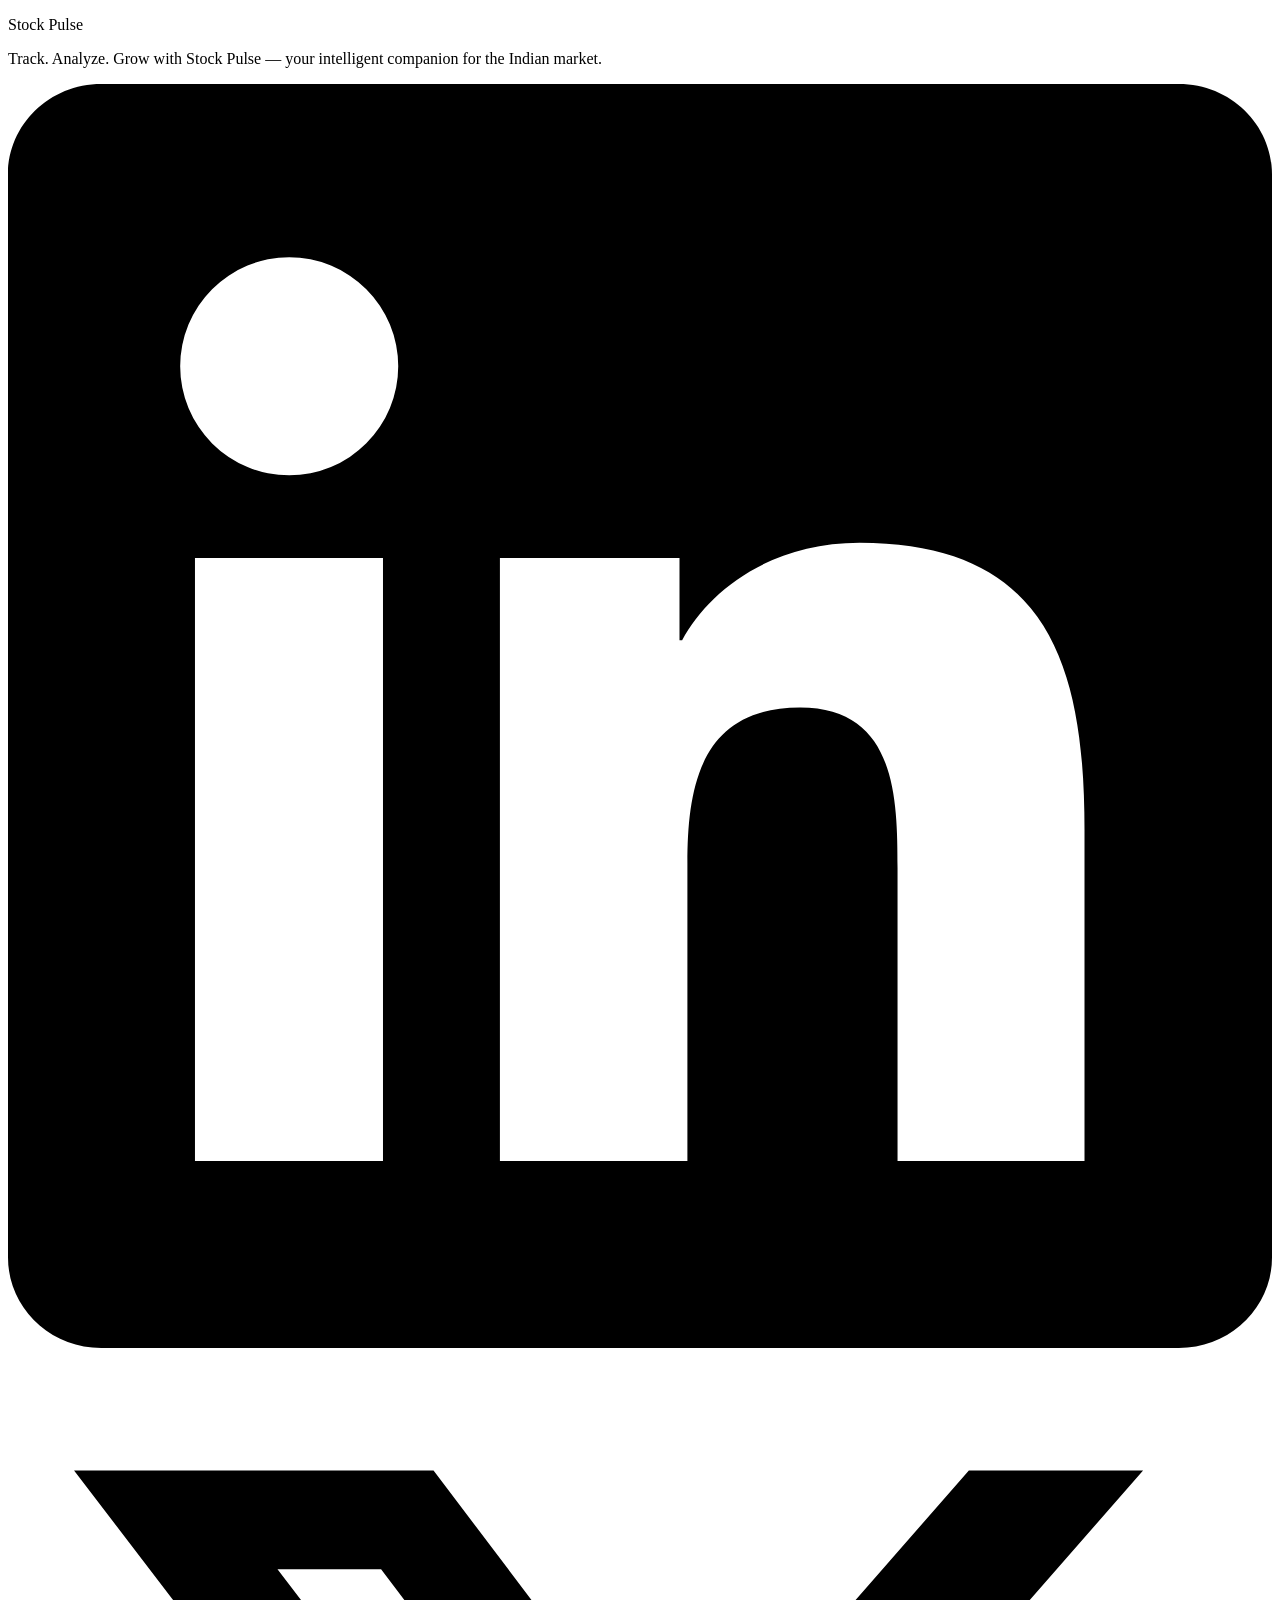
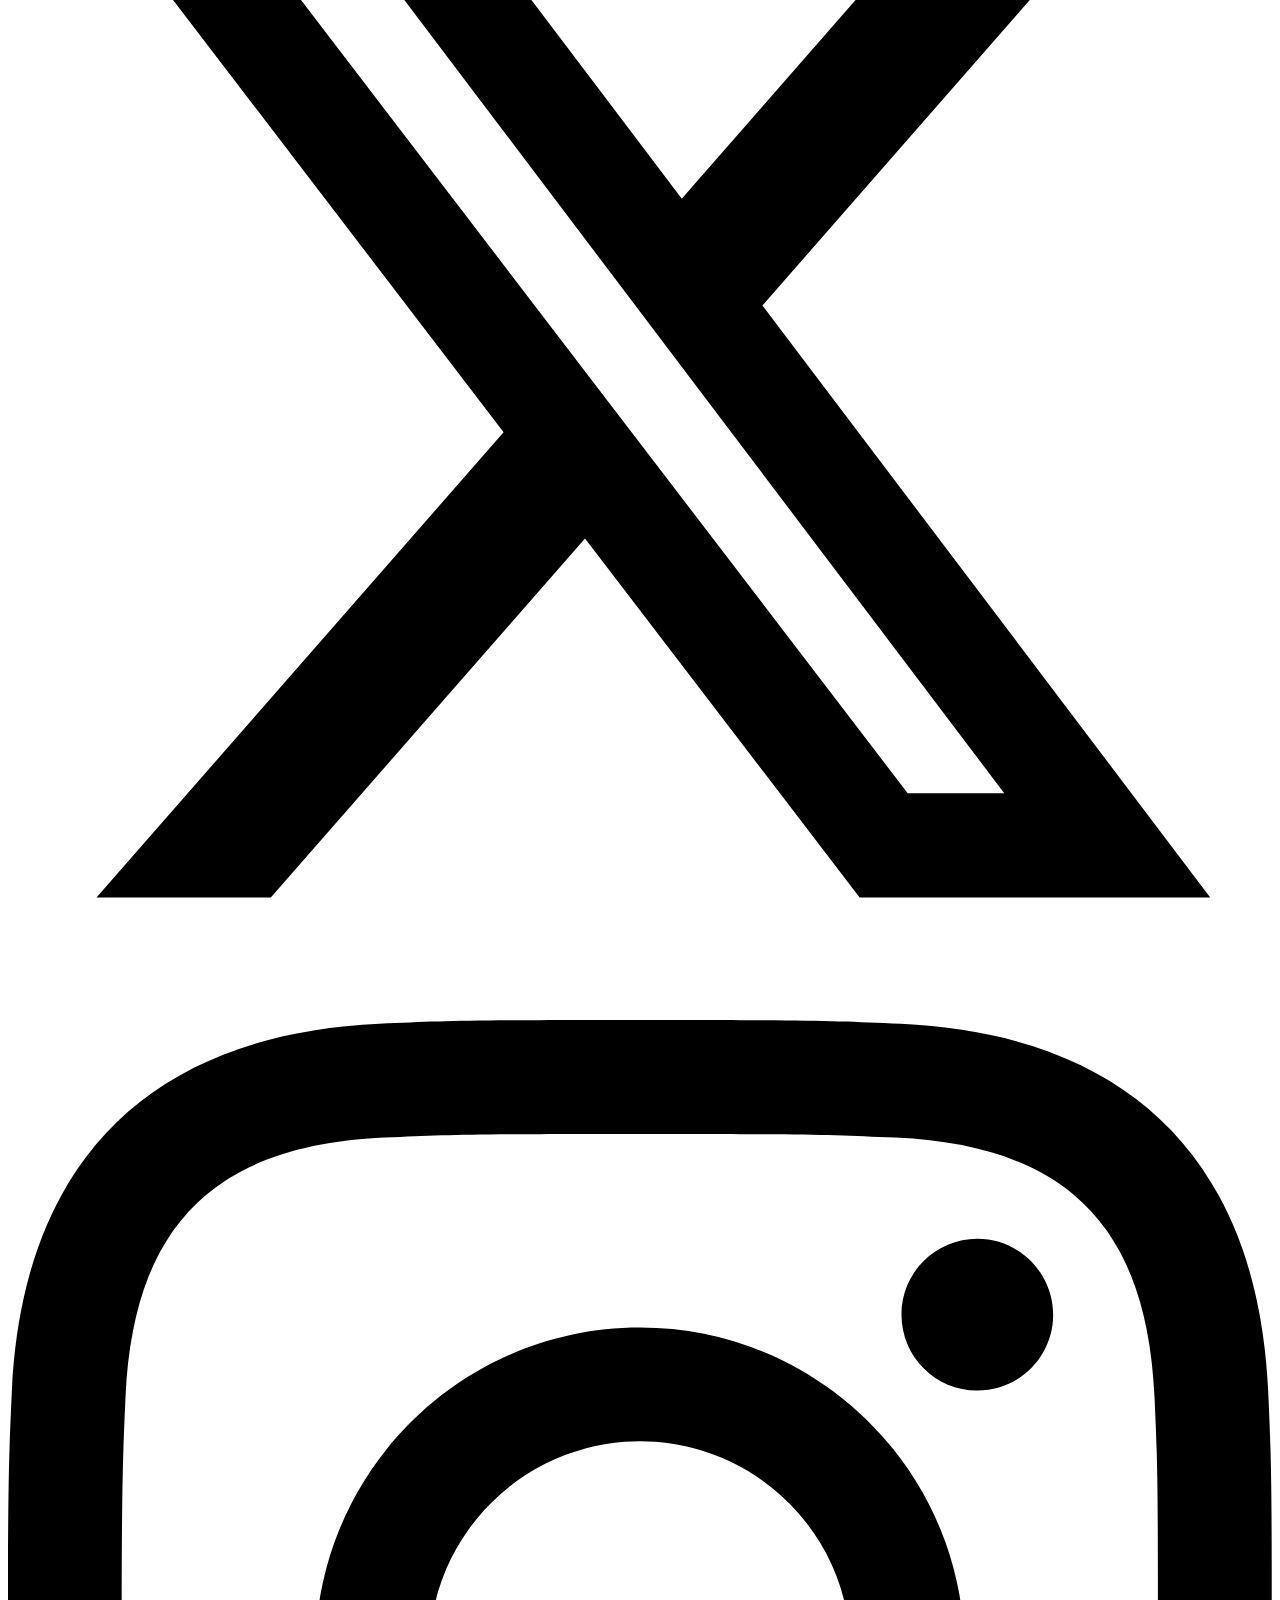
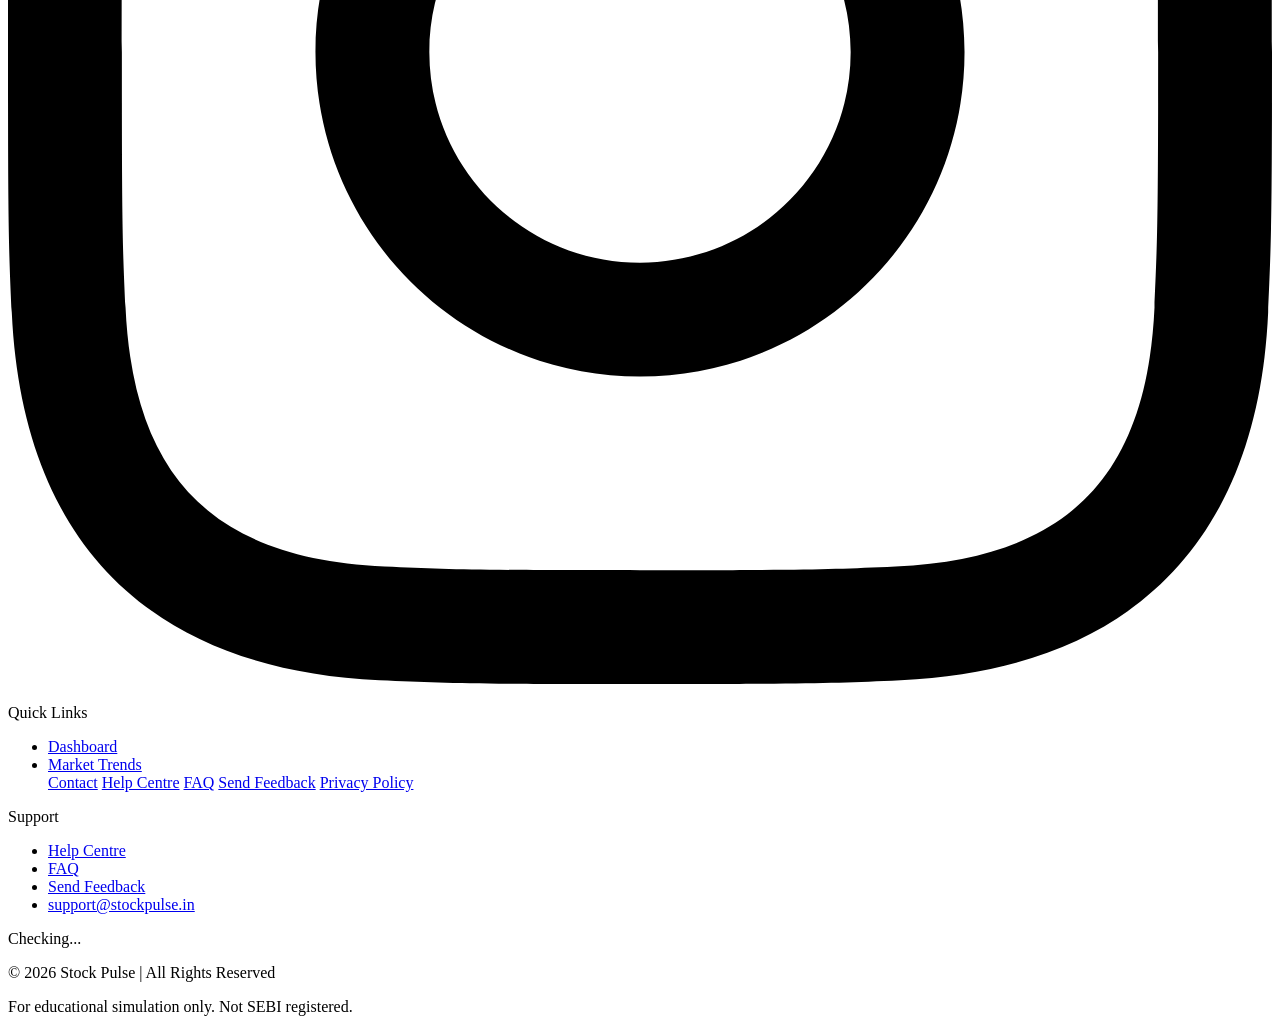
<file: frontend/footer.html>
<!DOCTYPE html>
<html lang="en">
<head>
    <meta charset="UTF-8">
    <meta name="viewport" content="width=device-width, initial-scale=1.0">
    <title>Document</title>
</head>
<body>
    <!-- ============================================================ -->
     <!-- Stock Pulse Footer -->
     <!-- Paste this block just before </body> in every HTML page -->
     <!-- ============================================================ -->
<footer class="sp-footer">
  <div class="sp-footer-inner">
    <div class="sp-footer-top">

      <!-- Brand Column -->
      <div class="sp-brand-col">
        <p class="sp-brand-name">Stock Pulse</p>
        <p class="sp-tagline">Track. Analyze. Grow with Stock Pulse &mdash;
           your intelligent companion for the Indian market.</p>
        <div class="sp-social-row">
          <a href="https://linkedin.com/company/stockpulse" target="_blank" rel="noopener" class="sp-icon-btn" aria-label="LinkedIn">
            <svg viewBox="0 0 24 24"><path d="M20.45 20.45h-3.56v-5.57c0-1.33-.03-3.04-1.85-3.04-1.86 0-2.14 1.45-2.14 2.95v5.66H9.34V9h3.41v1.56h.05c.48-.9 1.64-1.85 3.37-1.85 3.6 0 4.27 2.37 4.27 5.46v6.28zM5.34 7.43a2.07 2.07 0 1 1 0-4.14 2.07 2.07 0 0 1 0 4.14zm1.78 13.02H3.55V9h3.57v11.45zM22.23 0H1.77C.79 0 0 .77 0 1.72v20.56C0 23.23.79 24 1.77 24h20.46c.98 0 1.77-.77 1.77-1.72V1.72C24 .77 23.21 0 22.23 0z"/></svg>
          </a>
          <a href="https://twitter.com/stockpulse_in" target="_blank" rel="noopener" class="sp-icon-btn" aria-label="X Twitter">
            <svg viewBox="0 0 24 24"><path d="M18.244 2.25h3.308l-7.227 8.26 8.502 11.24H16.17l-5.214-6.817L4.99 21.75H1.68l7.73-8.835L1.254 2.25H8.08l4.713 6.231zm-1.161 17.52h1.833L7.084 4.126H5.117z"/></svg>
          </a>
          <a href="https://instagram.com/stockpulse.in" target="_blank" rel="noopener" class="sp-icon-btn" aria-label="Instagram">
            <svg viewBox="0 0 24 24"><path d="M12 2.163c3.204 0 3.584.012 4.85.07 3.252.148 4.771 1.691 4.919 4.919.058 1.265.069 1.645.069 4.849 0 3.205-.012 3.584-.069 4.849-.149 3.225-1.664 4.771-4.919 4.919-1.266.058-1.644.07-4.85.07-3.204 0-3.584-.012-4.849-.07-3.26-.149-4.771-1.699-4.919-4.92-.058-1.265-.07-1.644-.07-4.849 0-3.204.013-3.583.07-4.849.149-3.227 1.664-4.771 4.919-4.919 1.266-.057 1.645-.069 4.849-.069zm0-2.163c-3.259 0-3.667.014-4.947.072-4.358.2-6.78 2.618-6.98 6.98-.059 1.281-.073 1.689-.073 4.948 0 3.259.014 3.668.072 4.948.2 4.358 2.618 6.78 6.98 6.98 1.281.058 1.689.072 4.948.072 3.259 0 3.668-.014 4.948-.072 4.354-.2 6.782-2.618 6.979-6.98.059-1.28.073-1.689.073-4.948 0-3.259-.014-3.667-.072-4.947-.196-4.354-2.617-6.78-6.979-6.98-1.281-.059-1.69-.073-4.949-.073zm0 5.838c-3.403 0-6.162 2.759-6.162 6.162s2.759 6.163 6.162 6.163 6.162-2.759 6.162-6.163c0-3.403-2.759-6.162-6.162-6.162zm0 10.162c-2.209 0-4-1.79-4-4 0-2.209 1.791-4 4-4s4 1.791 4 4c0 2.21-1.791 4-4 4zm6.406-11.845c-.796 0-1.441.645-1.441 1.44s.645 1.44 1.441 1.44c.795 0 1.439-.645 1.439-1.44s-.644-1.44-1.439-1.44z"/></svg>
          </a>
        </div>
      </div>

      <!-- Quick Links -->
      <div>
        <p class="sp-section-title">Quick Links</p>
        <ul class="sp-links">
          <li><a href="index.html">Dashboard</a></li>
          <li><a href="index.html#stocks">Market Trends</a></li>
           <a href="pages/contact.html">Contact</a>
              <a href="pages/help.html">Help Centre</a>
                     <a href="pages/faq.html">FAQ</a>
                   <a href="pages/feedback.html">Send Feedback</a>
                  <a href="pages/privacy.html">Privacy Policy</a>
        </ul>
      </div>

      <!-- Support -->
      <div>
        <p class="sp-section-title">Support</p>
        <ul class="sp-links">
          <li><a href="pages/help.html">Help Centre</a></li>
          <li><a href="pages/faq.html">FAQ</a></li>
          <li><a href="pages/feedback.html">Send Feedback</a></li>
          <li><a href="mailto:support@stockpulse.in">support@stockpulse.in</a></li>
        </ul>
        <div class="sp-market-status" style="margin-top:16px;">
          <span class="sp-pulse-dot"></span>
          <span id="footer-market-status">Checking...</span>
        </div>
      </div>

    </div>

    <div class="sp-footer-divider"></div>

    <div class="sp-footer-bottom">
      <p class="sp-copy">&copy; 2026 Stock Pulse | All Rights Reserved</p>
      <p class="sp-disclaimer">For educational simulation only. Not SEBI registered.</p>
    </div>
  </div>
</footer>
</body>
</html>
</file>
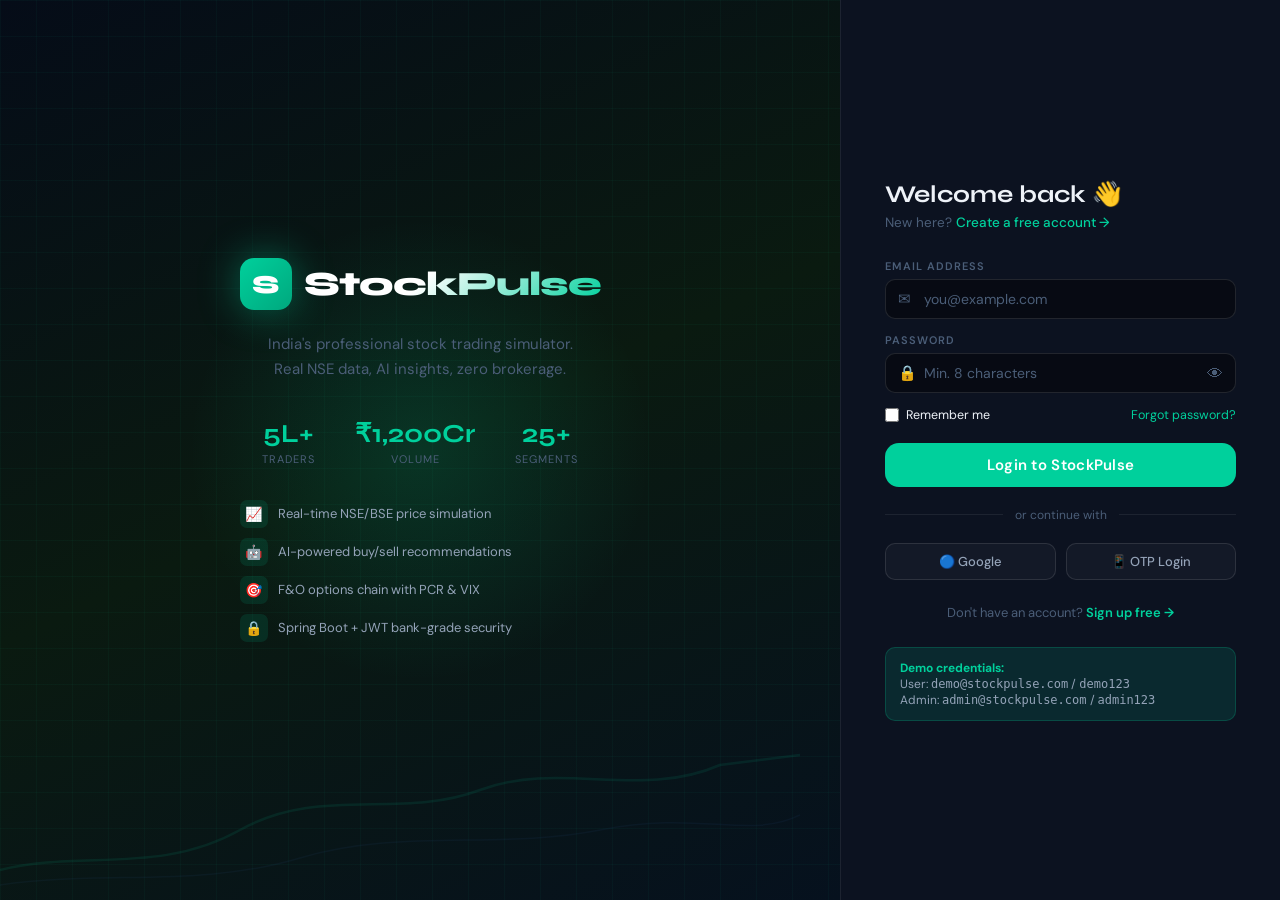
<file: frontend/login.html>
<!DOCTYPE html>
<html lang="en">
<head>
  <meta charset="UTF-8"/>
  <meta name="viewport" content="width=device-width, initial-scale=1.0"/>
  <title>StockPulse — Login</title>
  <link rel="stylesheet" href="css/style.css"/>
  <style>
    body { display:flex; min-height:100vh; overflow:hidden; }

    /* Left brand panel */
    .brand-panel {
      flex:1.15; background:linear-gradient(155deg,#050c18 0%,#0a1a10 50%,#06111e 100%);
      display:flex; flex-direction:column; justify-content:center; align-items:center;
      padding:60px; position:relative; overflow:hidden;
    }
    .bp-grid { position:absolute; inset:0; background-image:linear-gradient(rgba(0,208,156,.04) 1px,transparent 1px),linear-gradient(90deg,rgba(0,208,156,.04) 1px,transparent 1px); background-size:36px 36px; }
    .bp-glow { position:absolute; width:480px; height:480px; background:radial-gradient(circle,rgba(0,208,156,.15) 0%,transparent 68%); top:50%; left:50%; transform:translate(-50%,-50%); animation:glowPulse 5s ease-in-out infinite; }
    @keyframes glowPulse { 0%,100%{transform:translate(-50%,-50%) scale(1);opacity:.6} 50%{transform:translate(-50%,-50%) scale(1.1);opacity:1} }
    .bp-chart { position:absolute; bottom:0; left:0; right:0; height:160px; opacity:.12; }
    .bp-content { position:relative; z-index:2; text-align:center; }
    .bp-logo { display:flex; align-items:center; justify-content:center; gap:12px; margin-bottom:22px; }
    .bp-mark { width:52px; height:52px; background:linear-gradient(135deg,var(--green),var(--green-dark)); border-radius:14px; display:flex; align-items:center; justify-content:center; font-family:var(--font-head); font-size:26px; font-weight:800; color:#fff; box-shadow:0 0 40px rgba(0,208,156,.45); }
    .bp-name { font-family:var(--font-head); font-size:34px; font-weight:800; letter-spacing:-1px; background:linear-gradient(135deg,#fff 40%,var(--green)); -webkit-background-clip :text; -webkit-text-fill-color:transparent; }
    .bp-tagline { font-size:15px; color:var(--text-muted); line-height:1.65; max-width:310px; margin:0 auto 36px; }
    .bp-stats { display:flex; gap:40px; justify-content:center; }
    .bps-val { font-family:var(--font-head); font-size:26px; font-weight:700; color:var(--green); }
    .bps-lbl { font-size:11px; color:var(--text-muted); text-transform:uppercase; letter-spacing:1px; margin-top:3px; }
    .bp-features { display:flex; flex-direction:column; gap:10px; margin-top:34px; text-align:left; }
    .bpf { display:flex; align-items:center; gap:10px; font-size:13px; color:var(--text-2); }
    .bpf-icon { width:28px; height:28px; background:var(--green-dim); border-radius:7px; display:flex; align-items:center; justify-content:center; font-size:14px; flex-shrink:0; }

    /* Right auth panel */
    .auth-panel { width:440px; background:var(--bg-surface); border-left:1px solid var(--border); display:flex; flex-direction:column; justify-content:center; padding:48px 44px; overflow-y:auto; }
    .auth-head { margin-bottom:28px; }
    .auth-title{ font-family:var(--font-head); font-size:24px; font-weight:700; margin-bottom:5px; }
    .auth-sub  { font-size:13.5px; color:var(--text-muted); }
    .auth-sub a{ color:var(--green); font-weight:500; }
    .inp-wrap { position:relative; }
    .inp-icon { position:absolute; left:13px; top:50%; transform:translateY(-50%); font-size:15px; color:var(--text-muted); pointer-events:none; }
    .f-ctrl.has-icon { padding-left:38px; }
    .pw-eye { position:absolute; right:13px; top:50%; transform:translateY(-50%); background:none; color:var(--text-muted); font-size:16px; cursor:pointer; transition:color var(--dur); }
    .pw-eye:hover { color:var(--text); }
    .form-opts { display:flex; justify-content:space-between; align-items:center; margin-bottom:20px; font-size:12.5px; }
    .chk-row   { display:flex; align-items:center; gap:7px; }
    .chk-row input { accent-color:var(--green); width:14px; height:14px; }
    .form-opts a { color:var(--green); }
    .divider { display:flex; align-items:center; gap:12px; margin:20px 0; color:var(--text-muted); font-size:12px; }
    .divider::before,.divider::after { content:''; flex:1; height:1px; background:var(--border); }
    .social-row { display:flex; gap:10px; }
    .btn-social { flex:1; display:flex; align-items:center; justify-content:center; gap:8px; padding:9px; background:var(--bg-card); border:1px solid var(--border-md); border-radius:var(--r-md); color:var(--text-2); font-size:13px; font-weight:500; cursor:pointer; transition:all var(--dur); font-family:var(--font-body); }
    .btn-social:hover { border-color:var(--green); color:var(--text); }
    .signup-link { text-align:center; margin-top:24px; font-size:13px; color:var(--text-muted); }
    .signup-link a { color:var(--green); font-weight:600; }
    .err-box { display:none; background:var(--red-dim); border:1px solid rgba(255,77,77,.25); border-radius:var(--r-md); padding:10px 14px; font-size:13px; color:var(--red); margin-bottom:14px; }
    .demo-hint { margin-top:26px; padding:12px 14px; background:var(--green-dim); border:1px solid rgba(0,208,156,.2); border-radius:var(--r-md); font-size:12px; color:var(--text-2); }
    .spinner { width:18px; height:18px; border:2px solid rgba(255,255,255,.3); border-top-color:#fff; border-radius:50%; animation:spin .7s linear infinite; }
    @keyframes spin { to{ transform:rotate(360deg) } }
    @media(max-width:780px){ .brand-panel{display:none;} .auth-panel{width:100%;border-left:none;} }
  </style>
</head>
<body>

<!-- Brand -->
<div class="brand-panel">
  <div class="bp-grid"></div>
  <div class="bp-glow"></div>
  <svg class="bp-chart" viewBox="0 0 800 160" preserveAspectRatio="none">
    <path d="M0,130 C80,110 160,135 240,90 C320,45 400,80 480,50 C560,20 640,60 720,25 L800,15" fill="none" stroke="#00d09c" stroke-width="2.5" opacity=".8"/>
    <path d="M0,145 C100,130 200,148 300,118 C400,88 500,110 600,90 C700,70 750,100 800,75" fill="none" stroke="#4f8ef7" stroke-width="1.5" opacity=".4"/>
  </svg>
  <div class="bp-content">
    <div class="bp-logo">
      <div class="bp-mark">S</div>
      <div class="bp-name">StockPulse</div>
    </div>
    <div class="bp-tagline">India's professional stock trading simulator. Real NSE data, AI insights, zero brokerage.</div>
    <div class="bp-stats">
      <div><div class="bps-val">5L+</div><div class="bps-lbl">Traders</div></div>
      <div><div class="bps-val">₹1,200Cr</div><div class="bps-lbl">Volume</div></div>
      <div><div class="bps-val">25+</div><div class="bps-lbl">Segments</div></div>
    </div>
    <div class="bp-features">
      <div class="bpf"><div class="bpf-icon">📈</div>Real-time NSE/BSE price simulation</div>
      <div class="bpf"><div class="bpf-icon">🤖</div>AI-powered buy/sell recommendations</div>
      <div class="bpf"><div class="bpf-icon">🎯</div>F&O options chain with PCR & VIX</div>
      <div class="bpf"><div class="bpf-icon">🔒</div>Spring Boot + JWT bank-grade security</div>
    </div>
  </div>
</div>

<!-- Auth Panel -->
<div class="auth-panel">
  <div class="auth-head">
    <div class="auth-title">Welcome back 👋</div>
    <div class="auth-sub">New here? <a href="signup.html">Create a free account →</a></div>
  </div>

  <div class="err-box" id="errBox">⚠ <span id="errMsg">Invalid credentials</span></div>

  <form onsubmit="doLogin(event)" autocomplete="off">
    <div class="f-group">
      <label class="f-label">Email Address</label>
      <div class="inp-wrap">
        <span class="inp-icon">✉</span>
        <input type="email" class="f-ctrl has-icon" id="inp-email" placeholder="you@example.com" required>
      </div>
    </div>
    <div class="f-group">
      <label class="f-label">Password</label>
      <div class="inp-wrap">
        <span class="inp-icon">🔒</span>
        <input type="password" class="f-ctrl has-icon" id="inp-pw" placeholder="Min. 8 characters" required style="padding-right:42px;">
        <button type="button" class="pw-eye" onclick="toggleEye('inp-pw',this)">👁</button>
      </div>
    </div>
    <div class="form-opts">
      <label class="chk-row"><input type="checkbox" id="remember"> Remember me</label>
      <a href="#">Forgot password?</a>
    </div>
    <button type="submit" class="btn btn-g btn-fw btn-lg" id="loginBtn" style="letter-spacing:.3px;">
      Login to StockPulse
    </button>
  </form>

  <div class="divider">or continue with</div>
  <div class="social-row">
    <button class="btn-social">🔵 Google</button>
    <button class="btn-social">📱 OTP Login</button>
  </div>
  <div class="signup-link">Don't have an account? <a href="signup.html">Sign up free →</a></div>

  <div class="demo-hint">
    <strong style="color:var(--green);">Demo credentials:</strong><br>
    User: <code>demo@stockpulse.com</code> / <code>demo123</code><br>
    Admin: <code>admin@stockpulse.com</code> / <code>admin123</code>
  </div>
</div>

<script src="js/api.js"></script>
<script>
  /* Redirect if already logged in */
  if (API.getToken()) location.href = 'index.html';

  function toggleEye(id, btn) {
    const el = document.getElementById(id);
    el.type = el.type === 'password' ? 'text' : 'password';
    btn.textContent = el.type === 'password' ? '👁' : '🙈';
  }

  async function doLogin(e) {
    e.preventDefault();
    const email = document.getElementById('inp-email').value.trim();
    const pw    = document.getElementById('inp-pw').value;
    const btn   = document.getElementById('loginBtn');
    const errBox= document.getElementById('errBox');
    const errMsg= document.getElementById('errMsg');

    btn.innerHTML = '<div class="spinner"></div>&nbsp; Signing in...';
    btn.disabled  = true;
    errBox.style.display = 'none';

    try {
      const res = await API.login(email, pw);
      if (res && res.data) {
        API.saveSession(res.data);
        location.href = 'index.html';
      } else {
        throw new Error(res?.message || 'Login failed');
      }
    } catch (err) {
      errMsg.textContent = err.message || 'Invalid email or password';
      errBox.style.display = 'block';
      btn.innerHTML = 'Login to StockPulse';
      btn.disabled  = false;
    }
  }
</script>
</body>
</html>
</file>
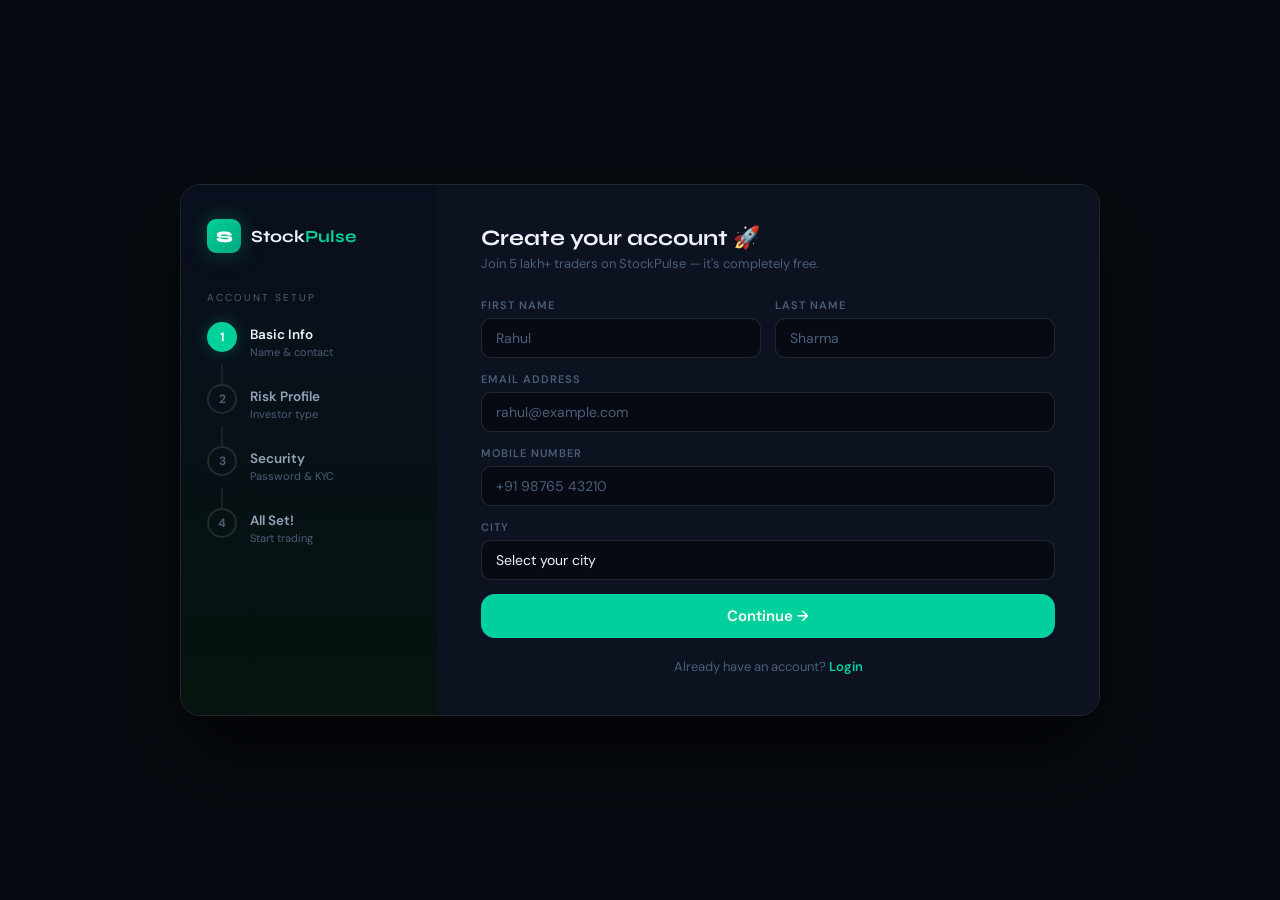
<file: frontend/signup.html>
<!DOCTYPE html>
<html lang="en">
<head>
  <meta charset="UTF-8"/>
  <meta name="viewport" content="width=device-width, initial-scale=1.0"/>
  <title>StockPulse — Create Account</title>
  <link rel="stylesheet" href="css/style.css"/>
  <style>
    body{display:flex;align-items:center;justify-content:center;min-height:100vh;padding:24px;overflow:auto;}
    .su-wrap{width:100%;max-width:920px;display:flex;border:1px solid var(--border-md);border-radius:var(--r-xl);overflow:hidden;box-shadow:0 40px 80px rgba(0,0,0,.7);}
    .steps-panel{width:256px;background:linear-gradient(180deg,#090f1e,#06130e);padding:34px 26px;display:flex;flex-direction:column;flex-shrink:0;}
    .sp-logo{display:flex;align-items:center;gap:10px;margin-bottom:38px;}
    .sp-mark{width:34px;height:34px;background:linear-gradient(135deg,var(--green),var(--green-dark));border-radius:9px;display:flex;align-items:center;justify-content:center;font-family:var(--font-head);font-weight:800;font-size:16px;color:#fff;box-shadow:0 0 22px var(--green-glow);}
    .sp-name{font-family:var(--font-head);font-size:17px;font-weight:700;}
    .sp-name span{color:var(--green);}
    .steps-lbl{font-size:10px;text-transform:uppercase;letter-spacing:2px;color:var(--text-muted);margin-bottom:18px;}
    .step-row{display:flex;align-items:flex-start;gap:13px;margin-bottom:5px;}
    .step-num{width:30px;height:30px;border-radius:50%;border:2px solid var(--border-md);display:flex;align-items:center;justify-content:center;font-size:12px;font-weight:700;color:var(--text-muted);flex-shrink:0;transition:all .3s;}
    .step-row.active .step-num{background:var(--green);border-color:var(--green);color:#fff;box-shadow:0 0 16px var(--green-glow);}
    .step-row.done  .step-num{background:var(--green-dim);border-color:var(--green);color:var(--green);}
    .step-row.done  .step-num::after{content:'✓';}
    .step-sname{font-size:13.5px;font-weight:600;color:var(--text-2);margin-top:4px;}
    .step-sdesc{font-size:11px;color:var(--text-muted);margin-top:2px;}
    .step-row.active .step-sname{color:var(--text);}
    .step-conn{width:2px;height:20px;background:var(--border);margin-left:14px;transition:background .3s;}
    .step-conn.done{background:var(--green);}
    .form-panel{flex:1;background:var(--bg-surface);padding:40px 44px;overflow-y:auto;}
    .sc{display:none;animation:pgFade .35s var(--ease);}
    .sc.active{display:block;}
    .sc-title{font-family:var(--font-head);font-size:22px;font-weight:700;margin-bottom:4px;}
    .sc-sub{font-size:13px;color:var(--text-muted);margin-bottom:26px;}
    .g2-form{display:grid;grid-template-columns:1fr 1fr;gap:14px;}
    .risk-grid{display:grid;grid-template-columns:repeat(3,1fr);gap:12px;margin-bottom:20px;}
    .risk-card{border:2px solid var(--border-md);border-radius:var(--r-lg);padding:18px 14px;text-align:center;cursor:pointer;transition:all .25s;}
    .risk-card:hover{border-color:var(--blue);}
    .risk-card.sel{border-color:var(--green);background:var(--green-dim);}
    .risk-emoji{font-size:30px;margin-bottom:8px;}
    .risk-name{font-family:var(--font-head);font-size:13px;font-weight:700;margin-bottom:4px;}
    .risk-desc{font-size:11px;color:var(--text-muted);}
    .pw-segs{display:flex;gap:4px;margin-top:8px;}
    .pw-seg{flex:1;height:4px;border-radius:99px;background:var(--border);transition:background .3s;}
    .pw-seg-lbl{font-size:11px;color:var(--text-muted);margin-top:5px;}
    .terms-row{display:flex;align-items:flex-start;gap:10px;margin-bottom:20px;font-size:13px;color:var(--text-muted);}
    .terms-row input{accent-color:var(--green);width:15px;height:15px;margin-top:2px;flex-shrink:0;}
    .terms-row a{color:var(--green);}
    .nav-btns{display:flex;gap:10px;}
    .btn-back{flex:1;} .btn-next{flex:2;}
    .already{text-align:center;margin-top:20px;font-size:13px;color:var(--text-muted);}
    .already a{color:var(--green);font-weight:600;}
    .success-wrap{text-align:center;padding:20px 0;}
    .suc-emoji{font-size:64px;margin-bottom:14px;animation:bounce .6s ease;}
    @keyframes bounce{0%,100%{transform:scale(1)}50%{transform:scale(1.2)}}
    .suc-title{font-family:var(--font-head);font-size:26px;font-weight:700;color:var(--green);margin-bottom:8px;}
    .suc-sub{color:var(--text-muted);font-size:14px;line-height:1.6;}
    .conf{display:flex;justify-content:center;gap:8px;margin:16px 0;}
    .conf-dot{width:8px;height:8px;border-radius:50%;animation:confP 1s ease-in-out infinite;}
    .conf-dot:nth-child(1){background:var(--green);animation-delay:0s;}
    .conf-dot:nth-child(2){background:var(--blue); animation-delay:.2s;}
    .conf-dot:nth-child(3){background:var(--amber);animation-delay:.4s;}
    @keyframes confP{0%,100%{transform:scale(1);opacity:.5}50%{transform:scale(1.5);opacity:1}}
    @media(max-width:680px){.steps-panel{display:none;}.form-panel{padding:28px 20px;}.risk-grid,.g2-form{grid-template-columns:1fr;}}
  </style>
</head>
<body>
<div class="su-wrap">

  <!-- Steps Sidebar -->
  <div class="steps-panel">
    <div class="sp-logo">
      <div class="sp-mark">S</div>
      <div class="sp-name">Stock<span>Pulse</span></div>
    </div>
    <div class="steps-lbl">Account Setup</div>

    <div class="step-row active" id="sr1"><div class="step-num">1</div><div><div class="step-sname">Basic Info</div><div class="step-sdesc">Name & contact</div></div></div>
    <div class="step-conn" id="sc1"></div>
    <div class="step-row" id="sr2"><div class="step-num">2</div><div><div class="step-sname">Risk Profile</div><div class="step-sdesc">Investor type</div></div></div>
    <div class="step-conn" id="sc2"></div>
    <div class="step-row" id="sr3"><div class="step-num">3</div><div><div class="step-sname">Security</div><div class="step-sdesc">Password & KYC</div></div></div>
    <div class="step-conn" id="sc3"></div>
    <div class="step-row" id="sr4"><div class="step-num">4</div><div><div class="step-sname">All Set!</div><div class="step-sdesc">Start trading</div></div></div>
  </div>

  <!-- Form Panel -->
  <div class="form-panel">

    <!-- Step 1 -->
    <div class="sc active" id="step1">
      <div class="sc-title">Create your account 🚀</div>
      <div class="sc-sub">Join 5 lakh+ traders on StockPulse — it's completely free.</div>
      <div class="g2-form">
        <div class="f-group"><label class="f-label">First Name</label><input class="f-ctrl" id="s1-fn" placeholder="Rahul" required></div>
        <div class="f-group"><label class="f-label">Last Name</label><input class="f-ctrl" id="s1-ln" placeholder="Sharma"></div>
      </div>
      <div class="f-group"><label class="f-label">Email Address</label><input type="email" class="f-ctrl" id="s1-em" placeholder="rahul@example.com" required></div>
      <div class="f-group"><label class="f-label">Mobile Number</label><input type="tel" class="f-ctrl" id="s1-ph" placeholder="+91 98765 43210"></div>
      <div class="f-group">
        <label class="f-label">City</label>
        <select class="f-ctrl" id="s1-city">
          <option value="">Select your city</option>
          <option>Jaipur</option><option>Mumbai</option><option>Delhi</option><option>Bangalore</option>
          <option>Hyderabad</option><option>Chennai</option><option>Pune</option><option>Ahmedabad</option>
          <option>Surat</option><option>Lucknow</option><option>Indore</option><option>Bhopal</option><option>Other</option>
        </select>
      </div>
      <button class="btn btn-g btn-fw btn-lg" onclick="nextStep(1)">Continue →</button>
      <div class="already">Already have an account? <a href="login.html">Login</a></div>
    </div>

    <!-- Step 2 -->
    <div class="sc" id="step2">
      <div class="sc-title">Your investor profile 🎯</div>
      <div class="sc-sub">We personalize your AI recommendations based on your risk appetite.</div>
      <div class="risk-grid">
        <div class="risk-card" onclick="selectRisk(this,'CONSERVATIVE')"><div class="risk-emoji">🛡️</div><div class="risk-name">Conservative</div><div class="risk-desc">Safe, steady returns. FDs, blue-chips.</div></div>
        <div class="risk-card" onclick="selectRisk(this,'MODERATE')"><div class="risk-emoji">⚖️</div><div class="risk-name">Moderate</div><div class="risk-desc">Balanced. Mix of equity & debt.</div></div>
        <div class="risk-card" onclick="selectRisk(this,'AGGRESSIVE')"><div class="risk-emoji">🚀</div><div class="risk-name">Aggressive</div><div class="risk-desc">High risk. F&O, small-caps.</div></div>
      </div>
      <div class="f-group">
        <label class="f-label">Investment Experience</label>
        <select class="f-ctrl">
          <option>Beginner (0–1 years)</option><option>Intermediate (1–3 years)</option>
          <option>Advanced (3–7 years)</option><option>Expert (7+ years)</option>
        </select>
      </div>
      <div class="f-group">
        <label class="f-label">Monthly Investment Budget</label>
        <select class="f-ctrl">
          <option>Under ₹5,000</option><option>₹5,000 – ₹25,000</option>
          <option>₹25,000 – ₹1 Lakh</option><option>Above ₹1 Lakh</option>
        </select>
      </div>
      <div class="nav-btns">
        <button class="btn btn-ghost btn-lg btn-back" onclick="goStep(1)">← Back</button>
        <button class="btn btn-g btn-lg btn-next" onclick="nextStep(2)">Continue →</button>
      </div>
    </div>

    <!-- Step 3 -->
    <div class="sc" id="step3">
      <div class="sc-title">Secure your account 🔐</div>
      <div class="sc-sub">Use uppercase, numbers & special characters for a strong password.</div>
      <div class="f-group">
        <label class="f-label">Password</label>
        <div style="position:relative;">
          <input type="password" class="f-ctrl" id="s3-pw" placeholder="Min. 8 characters" oninput="checkPw(this.value)" style="padding-right:42px;">
          <button type="button" style="position:absolute;right:12px;top:50%;transform:translateY(-50%);background:none;color:var(--text-muted);font-size:16px;cursor:pointer;" onclick="toggleEye('s3-pw',this)">👁</button>
        </div>
        <div class="pw-segs"><div class="pw-seg" id="seg1"></div><div class="pw-seg" id="seg2"></div><div class="pw-seg" id="seg3"></div><div class="pw-seg" id="seg4"></div></div>
        <div class="pw-seg-lbl" id="pw-lbl">Enter a password</div>
      </div>
      <div class="f-group">
        <label class="f-label">Confirm Password</label>
        <input type="password" class="f-ctrl" id="s3-pw2" placeholder="Repeat your password">
      </div>
      <div class="f-group">
        <label class="f-label">PAN Card (Optional — for KYC later)</label>
        <input type="text" class="f-ctrl" id="s3-pan" placeholder="ABCDE1234F" maxlength="10" style="text-transform:uppercase;" oninput="this.value=this.value.toUpperCase()">
      </div>
      <div class="terms-row">
        <input type="checkbox" id="terms">
        <label for="terms">I agree to StockPulse's <a href="#">Terms of Service</a> and <a href="#">Privacy Policy</a>. I understand this is a simulation platform.</label>
      </div>
      <div class="nav-btns">
        <button class="btn btn-ghost btn-lg btn-back" onclick="goStep(2)">← Back</button>
        <button class="btn btn-g btn-lg btn-next" onclick="doSignup()">Create Account 🎉</button>
      </div>
    </div>

    <!-- Step 4 -->
    <div class="sc" id="step4">
      <div class="success-wrap">
        <div class="suc-emoji">🎉</div>
        <div class="conf"><div class="conf-dot"></div><div class="conf-dot"></div><div class="conf-dot"></div></div>
        <div class="suc-title">Account Created!</div>
        <div class="suc-sub">Welcome to StockPulse family! 🇮🇳<br>Your account is ready. Start smart investing now!</div>
        <div style="margin-top:28px;">
          <a href="index.html" class="btn btn-g btn-lg btn-fw">Go to Dashboard →</a>
        </div>
        <div style="margin-top:12px;font-size:12px;color:var(--text-muted);">Auto-redirecting in <span id="countdown">5</span>s...</div>
      </div>
    </div>

  </div>
</div>

<script src="js/api.js"></script>
<script>
  let curStep = 1, selectedRisk = 'MODERATE';

  function goStep(n) {
    document.getElementById('step'+curStep).classList.remove('active');
    curStep = n;
    document.getElementById('step'+curStep).classList.add('active');
    updateUI();
  }

  function nextStep(from) {
    if (from === 1) {
      if (!document.getElementById('s1-fn').value.trim() || !document.getElementById('s1-em').value.trim()) {
        alert('Please fill in your name and email.'); return;
      }
    }
    goStep(from + 1);
  }

  function updateUI() {
    for (let i = 1; i <= 4; i++) {
      const sr = document.getElementById('sr'+i);
      const sc = i < 4 ? document.getElementById('sc'+i) : null;
      sr.classList.remove('active','done');
      if (i === curStep) sr.classList.add('active');
      else if (i < curStep) sr.classList.add('done');
      if (sc) sc.classList.toggle('done', i < curStep);
    }
  }

  function selectRisk(el, type) {
    document.querySelectorAll('.risk-card').forEach(c => c.classList.remove('sel'));
    el.classList.add('sel');
    selectedRisk = type;
  }

  function checkPw(val) {
    let s = 0;
    if (val.length >= 8) s++;
    if (/[A-Z]/.test(val)) s++;
    if (/[0-9]/.test(val)) s++;
    if (/[^a-zA-Z0-9]/.test(val)) s++;
    const colors = ['#ff4d4d','#f5a623','#4f8ef7','#00d09c'];
    const labels = ['Weak','Fair','Good','Strong 💪'];
    for (let i = 1; i <= 4; i++) {
      document.getElementById('seg'+i).style.background = i <= s ? colors[s-1] : 'var(--border)';
    }
    const lbl = document.getElementById('pw-lbl');
    lbl.textContent = s > 0 ? labels[s-1] : 'Enter a password';
    lbl.style.color = s > 0 ? colors[s-1] : 'var(--text-muted)';
  }

  function toggleEye(id, btn) {
    const el = document.getElementById(id);
    el.type = el.type === 'password' ? 'text' : 'password';
    btn.textContent = el.type === 'password' ? '👁' : '🙈';
  }

  async function doSignup() {
    const pw  = document.getElementById('s3-pw').value;
    const pw2 = document.getElementById('s3-pw2').value;
    if (!document.getElementById('terms').checked) { alert('Please accept the terms.'); return; }
    if (pw !== pw2)    { alert('Passwords do not match.'); return; }
    if (pw.length < 8) { alert('Password must be at least 8 characters.'); return; }

    const payload = {
      name:        (document.getElementById('s1-fn').value + ' ' + document.getElementById('s1-ln').value).trim(),
      email:       document.getElementById('s1-em').value.trim(),
      password:    pw,
      riskProfile: selectedRisk
    };

    try {
      const res = await API.signup(payload);
      if (res && res.data) {
        API.saveSession(res.data);
      }
    } catch (e) {
      console.warn('API not available, using local session');
      API.saveSession({ id:2, name:payload.name, email:payload.email, role:'USER', balance:100000, token:'local-token' });
    }

    goStep(4);
    let c = 5;
    const ci = setInterval(() => {
      document.getElementById('countdown').textContent = --c;
      if (c <= 0) { clearInterval(ci); location.href = 'index.html'; }
    }, 1000);
  }
</script>
</body>
</html>
</file>
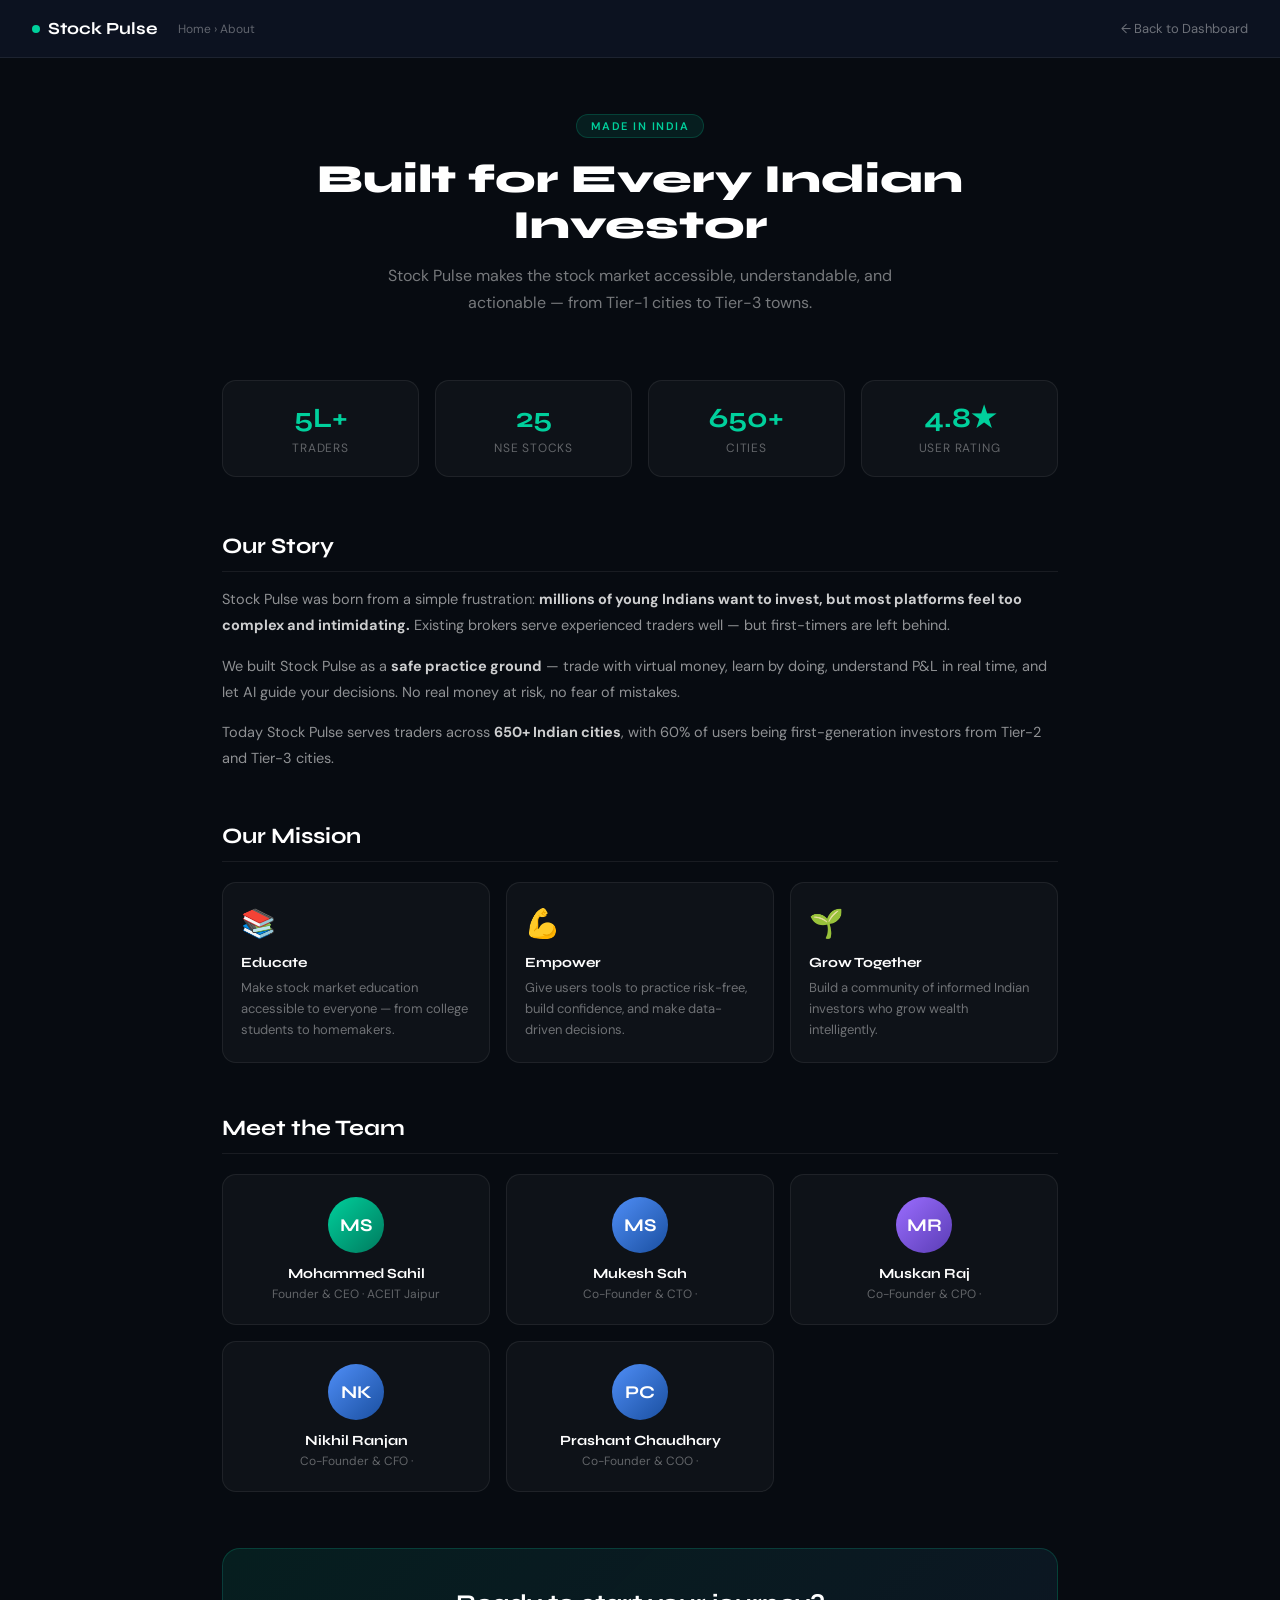
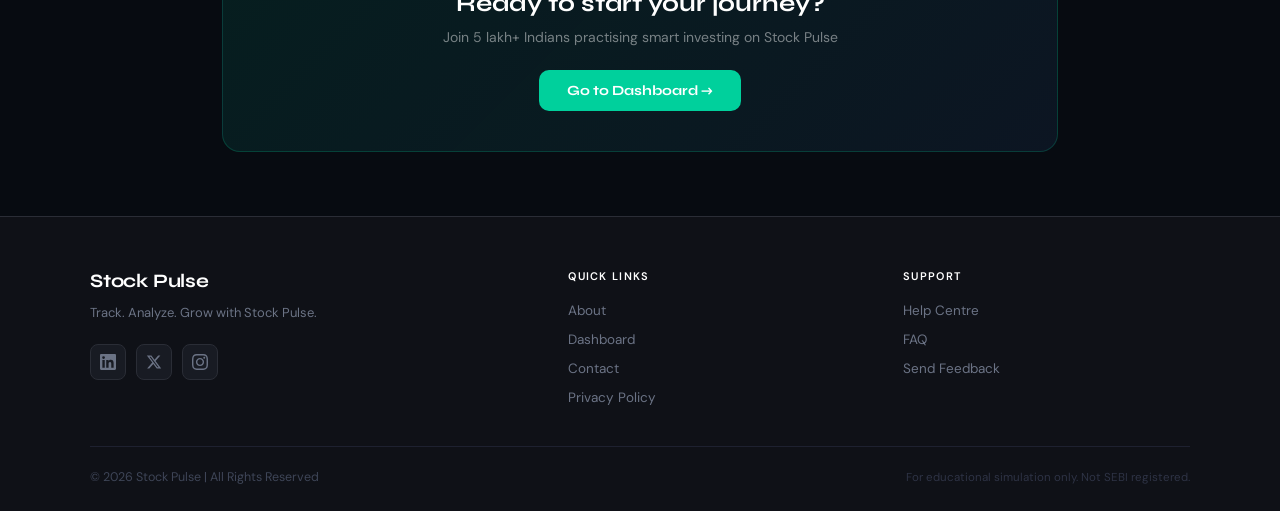
<file: frontend/pages/about.html>
<!DOCTYPE html>
<html lang="en">
<head>
  <meta charset="UTF-8"/>
  <meta name="viewport" content="width=device-width, initial-scale=1.0"/>
  <title>About — Stock Pulse</title>
  <link rel="stylesheet" href="../css/style.css"/>
  <style>
    /* ── Page wrapper ── */
    body { min-height: 100vh; display: flex; flex-direction: column; }

    /* ── Top navigation bar ── */
    .page-nav {
      height: 58px;
      background: #0c1220;
      border-bottom: 1px solid rgba(255,255,255,0.07);
      display: flex;
      align-items: center;
      padding: 0 32px;
      gap: 16px;
      position: sticky;
      top: 0;
      z-index: 100;
    }
    .nav-logo {
      font-family: 'Syne', sans-serif;
      font-size: 17px;
      font-weight: 700;
      color: #fff;
      text-decoration: none;
      display: flex;
      align-items: center;
      gap: 8px;
    }
    .nav-logo-dot {
      width: 8px; height: 8px;
      background: #00d09c;
      border-radius: 50%;
    }
    .nav-breadcrumb {
      font-size: 12px;
      color: rgba(255,255,255,0.35);
      margin-left: 4px;
    }
    .nav-breadcrumb a {
      color: rgba(255,255,255,0.35);
      text-decoration: none;
      transition: color 0.18s;
    }
    .nav-breadcrumb a:hover { color: #00d09c; }
    .nav-back {
      margin-left: auto;
      font-size: 13px;
      color: rgba(255,255,255,0.4);
      text-decoration: none;
      display: flex;
      align-items: center;
      gap: 5px;
      transition: color 0.18s;
    }
    .nav-back:hover { color: #00d09c; }

    /* ── Content wrapper ── */
    .page-content {
      flex: 1;
      max-width: 900px;
      margin: 0 auto;
      padding: 56px 32px 64px;
      width: 100%;
    }

    /* ── Hero ── */
    .page-hero {
      text-align: center;
      margin-bottom: 64px;
    }
    .hero-tag {
      display: inline-block;
      font-size: 11px;
      font-weight: 600;
      text-transform: uppercase;
      letter-spacing: 1.5px;
      color: #00d09c;
      background: rgba(0,208,156,0.1);
      border: 1px solid rgba(0,208,156,0.2);
      border-radius: 99px;
      padding: 4px 14px;
      margin-bottom: 18px;
    }
    .hero-title {
      font-family: 'Syne', sans-serif;
      font-size: 40px;
      font-weight: 800;
      color: #fff;
      margin: 0 0 14px;
      line-height: 1.15;
    }
    .hero-sub {
      font-size: 16px;
      color: rgba(255,255,255,0.45);
      max-width: 520px;
      margin: 0 auto;
      line-height: 1.7;
    }

    /* ── Stats row ── */
    .stats-row {
      display: grid;
      grid-template-columns: repeat(4, 1fr);
      gap: 16px;
      margin-bottom: 56px;
    }
    .stat-box {
      background: rgba(255,255,255,0.03);
      border: 1px solid rgba(255,255,255,0.07);
      border-radius: 14px;
      padding: 20px 16px;
      text-align: center;
    }
    .stat-box-val {
      font-family: 'Syne', sans-serif;
      font-size: 28px;
      font-weight: 700;
      color: #00d09c;
      margin-bottom: 5px;
    }
    .stat-box-lbl {
      font-size: 12px;
      color: rgba(255,255,255,0.35);
      text-transform: uppercase;
      letter-spacing: 0.8px;
    }

    /* ── Sections ── */
    .section { margin-bottom: 52px; }
    .section-title {
      font-family: 'Syne', sans-serif;
      font-size: 22px;
      font-weight: 700;
      color: #fff;
      margin: 0 0 14px;
      padding-bottom: 12px;
      border-bottom: 1px solid rgba(255,255,255,0.07);
    }
    .section p {
      font-size: 14.5px;
      color: rgba(255,255,255,0.55);
      line-height: 1.8;
      margin-bottom: 14px;
    }
    .section p strong { color: rgba(255,255,255,0.8); }

    /* ── Mission cards ── */
    .mission-grid {
      display: grid;
      grid-template-columns: repeat(3, 1fr);
      gap: 16px;
      margin-top: 20px;
    }
    .mission-card {
      background: rgba(255,255,255,0.03);
      border: 1px solid rgba(255,255,255,0.07);
      border-radius: 14px;
      padding: 22px 18px;
      transition: border-color 0.2s;
    }
    .mission-card:hover { border-color: rgba(0,208,156,0.3); }
    .mission-icon { font-size: 28px; margin-bottom: 12px; }
    .mission-title {
      font-family: 'Syne', sans-serif;
      font-size: 14px;
      font-weight: 700;
      color: #fff;
      margin-bottom: 7px;
    }
    .mission-desc {
      font-size: 13px;
      color: rgba(255,255,255,0.4);
      line-height: 1.6;
    }

    /* ── Team cards ── */
    .team-grid {
      display: grid;
      grid-template-columns: repeat(3, 1fr);
      gap: 16px;
      margin-top: 20px;
    }
    .team-card {
      background: rgba(255,255,255,0.03);
      border: 1px solid rgba(255,255,255,0.07);
      border-radius: 14px;
      padding: 22px 18px;
      text-align: center;
    }
    .team-avatar {
      width: 56px; height: 56px;
      border-radius: 50%;
      margin: 0 auto 12px;
      display: flex;
      align-items: center;
      justify-content: center;
      font-family: 'Syne', sans-serif;
      font-size: 18px;
      font-weight: 700;
      color: #fff;
    }
    .team-name {
      font-family: 'Syne', sans-serif;
      font-size: 14px;
      font-weight: 700;
      color: #fff;
      margin-bottom: 4px;
    }
    .team-role { font-size: 12px; color: rgba(255,255,255,0.35); }

    /* ── CTA ── */
    .cta-box {
      background: linear-gradient(135deg, rgba(0,208,156,0.1), rgba(79,142,247,0.08));
      border: 1px solid rgba(0,208,156,0.2);
      border-radius: 18px;
      padding: 40px 32px;
      text-align: center;
      margin-top: 56px;
    }
    .cta-title {
      font-family: 'Syne', sans-serif;
      font-size: 24px;
      font-weight: 700;
      color: #fff;
      margin-bottom: 10px;
    }
    .cta-sub { font-size: 14px; color: rgba(255,255,255,0.45); margin-bottom: 24px; }
    .cta-btn {
      display: inline-block;
      background: #00d09c;
      color: #fff;
      font-family: 'Syne', sans-serif;
      font-size: 14px;
      font-weight: 700;
      padding: 12px 28px;
      border-radius: 10px;
      text-decoration: none;
      transition: background 0.2s, transform 0.15s;
    }
    .cta-btn:hover { background: #00a87e; transform: translateY(-1px); }

    /* ── Footer inside page ── */
    .sp-footer { margin-top: 0; }

    @media (max-width: 680px) {
      .stats-row { grid-template-columns: 1fr 1fr; }
      .mission-grid, .team-grid { grid-template-columns: 1fr; }
      .hero-title { font-size: 28px; }
      .page-content { padding: 36px 18px 48px; }
    }
  </style>
</head>
<body>

<!-- Top Nav -->
<nav class="page-nav">
  <a href="../index.html" class="nav-logo">
    <span class="nav-logo-dot"></span>
    Stock Pulse
  </a>
  <span class="nav-breadcrumb">
    <a href="../index.html">Home</a> &rsaquo; About
  </span>
  <a href="../index.html" class="nav-back">&#8592; Back to Dashboard</a>
</nav>

<!-- Main Content -->
<div class="page-content">

  <!-- Hero -->
  <div class="page-hero">
    <div class="hero-tag">Made in India</div>
    <h1 class="hero-title">Built for Every Indian Investor</h1>
    <p class="hero-sub">Stock Pulse makes the stock market accessible, understandable, and actionable — from Tier-1 cities to Tier-3 towns.</p>
  </div>

  <!-- Stats -->
  <div class="stats-row">
    <div class="stat-box"><div class="stat-box-val">5L+</div><div class="stat-box-lbl">Traders</div></div>
    <div class="stat-box"><div class="stat-box-val">25</div><div class="stat-box-lbl">NSE Stocks</div></div>
    <div class="stat-box"><div class="stat-box-val">650+</div><div class="stat-box-lbl">Cities</div></div>
    <div class="stat-box"><div class="stat-box-val">4.8★</div><div class="stat-box-lbl">User Rating</div></div>
  </div>

  <!-- Our Story -->
  <div class="section">
    <h2 class="section-title">Our Story</h2>
    <p>Stock Pulse was born from a simple frustration: <strong>millions of young Indians want to invest, but most platforms feel too complex and intimidating.</strong> Existing brokers serve experienced traders well — but first-timers are left behind.</p>
    <p>We built Stock Pulse as a <strong>safe practice ground</strong> — trade with virtual money, learn by doing, understand P&L in real time, and let AI guide your decisions. No real money at risk, no fear of mistakes.</p>
    <p>Today Stock Pulse serves traders across <strong>650+ Indian cities</strong>, with 60% of users being first-generation investors from Tier-2 and Tier-3 cities.</p>
  </div>

  <!-- Mission -->
  <div class="section">
    <h2 class="section-title">Our Mission</h2>
    <div class="mission-grid">
      <div class="mission-card">
        <div class="mission-icon">&#x1F4DA;</div>
        <div class="mission-title">Educate</div>
        <div class="mission-desc">Make stock market education accessible to everyone — from college students to homemakers.</div>
      </div>
      <div class="mission-card">
        <div class="mission-icon">&#x1F4AA;</div>
        <div class="mission-title">Empower</div>
        <div class="mission-desc">Give users tools to practice risk-free, build confidence, and make data-driven decisions.</div>
      </div>
      <div class="mission-card">
        <div class="mission-icon">&#x1F331;</div>
        <div class="mission-title">Grow Together</div>
        <div class="mission-desc">Build a community of informed Indian investors who grow wealth intelligently.</div>
      </div>
    </div>
  </div>

  <!-- Team -->
  <div class="section">
    <h2 class="section-title">Meet the Team</h2>
    <div class="team-grid">
      <div class="team-card">
        <div class="team-avatar" style="background:linear-gradient(135deg,#00d09c,#007a5e);">MS</div>
        <div class="team-name">Mohammed Sahil</div>
        <div class="team-role">Founder &amp; CEO &middot; ACEIT Jaipur </div>
      </div>
      <div class="team-card">
        <div class="team-avatar" style="background:linear-gradient(135deg,#4f8ef7,#1a4fa0);">MS</div>
        <div class="team-name">Mukesh Sah</div>
        <div class="team-role">Co-Founder &amp; CTO &middot; </div>
      </div>
      <div class="team-card">
        <div class="team-avatar" style="background:linear-gradient(135deg,#9b6dff,#5a3db5);">MR</div>
        <div class="team-name">Muskan Raj</div>
        <div class="team-role">Co-Founder &amp; CPO &middot; </div>
      </div>
      <div class="team-card">
        <div class="team-avatar" style="background:linear-gradient(135deg,#4f8ef7,#1a4fa0);">NK</div>
        <div class="team-name">Nikhil Ranjan</div>
        <div class="team-role">Co-Founder &amp; CFO &middot; </div>
      </div>
      <div class="team-card">
        <div class="team-avatar" style="background:linear-gradient(135deg,#4f8ef7,#1a4fa0);">PC</div>
        <div class="team-name">Prashant Chaudhary</div>
        <div class="team-role">Co-Founder &amp; COO &middot; </div>
      </div>
    </div>
  </div>

  <!-- CTA -->
  <div class="cta-box">
    <div class="cta-title">Ready to start your journey?</div>
    <p class="cta-sub">Join 5 lakh+ Indians practising smart investing on Stock Pulse</p>
    <a href="../index.html" class="cta-btn">Go to Dashboard &#8594;</a>
  </div>

</div><!-- /page-content -->

<!-- FOOTER — same footer, paths go up one level with ../ -->
<footer class="sp-footer">
  <div class="sp-footer-inner">
    <div class="sp-footer-top">
      <div class="sp-brand-col">
        <p class="sp-brand-name">Stock Pulse</p>
        <p class="sp-tagline">Track. Analyze. Grow with Stock Pulse.</p>
        <div class="sp-social-row">
          <a href="https://linkedin.com/company/stockpulse" target="_blank" rel="noopener" class="sp-icon-btn" aria-label="LinkedIn">
            <svg viewBox="0 0 24 24" fill="currentColor" width="16" height="16"><path d="M20.45 20.45h-3.56v-5.57c0-1.33-.03-3.04-1.85-3.04-1.86 0-2.14 1.45-2.14 2.95v5.66H9.34V9h3.41v1.56h.05c.48-.9 1.64-1.85 3.37-1.85 3.6 0 4.27 2.37 4.27 5.46v6.28zM5.34 7.43a2.07 2.07 0 1 1 0-4.14 2.07 2.07 0 0 1 0 4.14zm1.78 13.02H3.55V9h3.57v11.45zM22.23 0H1.77C.79 0 0 .77 0 1.72v20.56C0 23.23.79 24 1.77 24h20.46c.98 0 1.77-.77 1.77-1.72V1.72C24 .77 23.21 0 22.23 0z"/></svg>
          </a>
          <a href="https://twitter.com/stockpulse_in" target="_blank" rel="noopener" class="sp-icon-btn" aria-label="Twitter">
            <svg viewBox="0 0 24 24" fill="currentColor" width="16" height="16"><path d="M18.244 2.25h3.308l-7.227 8.26 8.502 11.24H16.17l-5.214-6.817L4.99 21.75H1.68l7.73-8.835L1.254 2.25H8.08l4.713 6.231zm-1.161 17.52h1.833L7.084 4.126H5.117z"/></svg>
          </a>
          <a href="https://instagram.com/stockpulse.in" target="_blank" rel="noopener" class="sp-icon-btn" aria-label="Instagram">
            <svg viewBox="0 0 24 24" fill="currentColor" width="16" height="16"><path d="M12 2.163c3.204 0 3.584.012 4.85.07 3.252.148 4.771 1.691 4.919 4.919.058 1.265.069 1.645.069 4.849 0 3.205-.012 3.584-.069 4.849-.149 3.225-1.664 4.771-4.919 4.919-1.266.058-1.644.07-4.85.07-3.204 0-3.584-.012-4.849-.07-3.26-.149-4.771-1.699-4.919-4.92-.058-1.265-.07-1.644-.07-4.849 0-3.204.013-3.583.07-4.849.149-3.227 1.664-4.771 4.919-4.919 1.266-.057 1.645-.069 4.849-.069zm0-2.163c-3.259 0-3.667.014-4.947.072-4.358.2-6.78 2.618-6.98 6.98-.059 1.281-.073 1.689-.073 4.948 0 3.259.014 3.668.072 4.948.2 4.358 2.618 6.78 6.98 6.98 1.281.058 1.689.072 4.948.072 3.259 0 3.668-.014 4.948-.072 4.354-.2 6.782-2.618 6.979-6.98.059-1.28.073-1.689.073-4.948 0-3.259-.014-3.667-.072-4.947-.196-4.354-2.617-6.78-6.979-6.98-1.281-.059-1.69-.073-4.949-.073zm0 5.838c-3.403 0-6.162 2.759-6.162 6.162s2.759 6.163 6.162 6.163 6.162-2.759 6.162-6.163c0-3.403-2.759-6.162-6.162-6.162zm0 10.162c-2.209 0-4-1.79-4-4 0-2.209 1.791-4 4-4s4 1.791 4 4c0 2.21-1.791 4-4 4zm6.406-11.845c-.796 0-1.441.645-1.441 1.44s.645 1.44 1.441 1.44c.795 0 1.439-.645 1.439-1.44s-.644-1.44-1.439-1.44z"/></svg>
          </a>
        </div>
      </div>
      <div>
        <p class="sp-section-title">Quick Links</p>
        <ul class="sp-links">
          <li><a href="about.html">About</a></li>
          <li><a href="../index.html">Dashboard</a></li>
          <li><a href="contact.html">Contact</a></li>
          <li><a href="privacy.html">Privacy Policy</a></li>
        </ul>
      </div>
      <div>
        <p class="sp-section-title">Support</p>
        <ul class="sp-links">
          <li><a href="help.html">Help Centre</a></li>
          <li><a href="faq.html">FAQ</a></li>
          <li><a href="feedback.html">Send Feedback</a></li>
        </ul>
      </div>
    </div>
    <div class="sp-footer-divider"></div>
    <div class="sp-footer-bottom">
      <p class="sp-copy">&copy; 2026 Stock Pulse | All Rights Reserved</p>
      <p class="sp-disclaimer">For educational simulation only. Not SEBI registered.</p>
    </div>
  </div>
</footer>

</body>
</html>
</file>
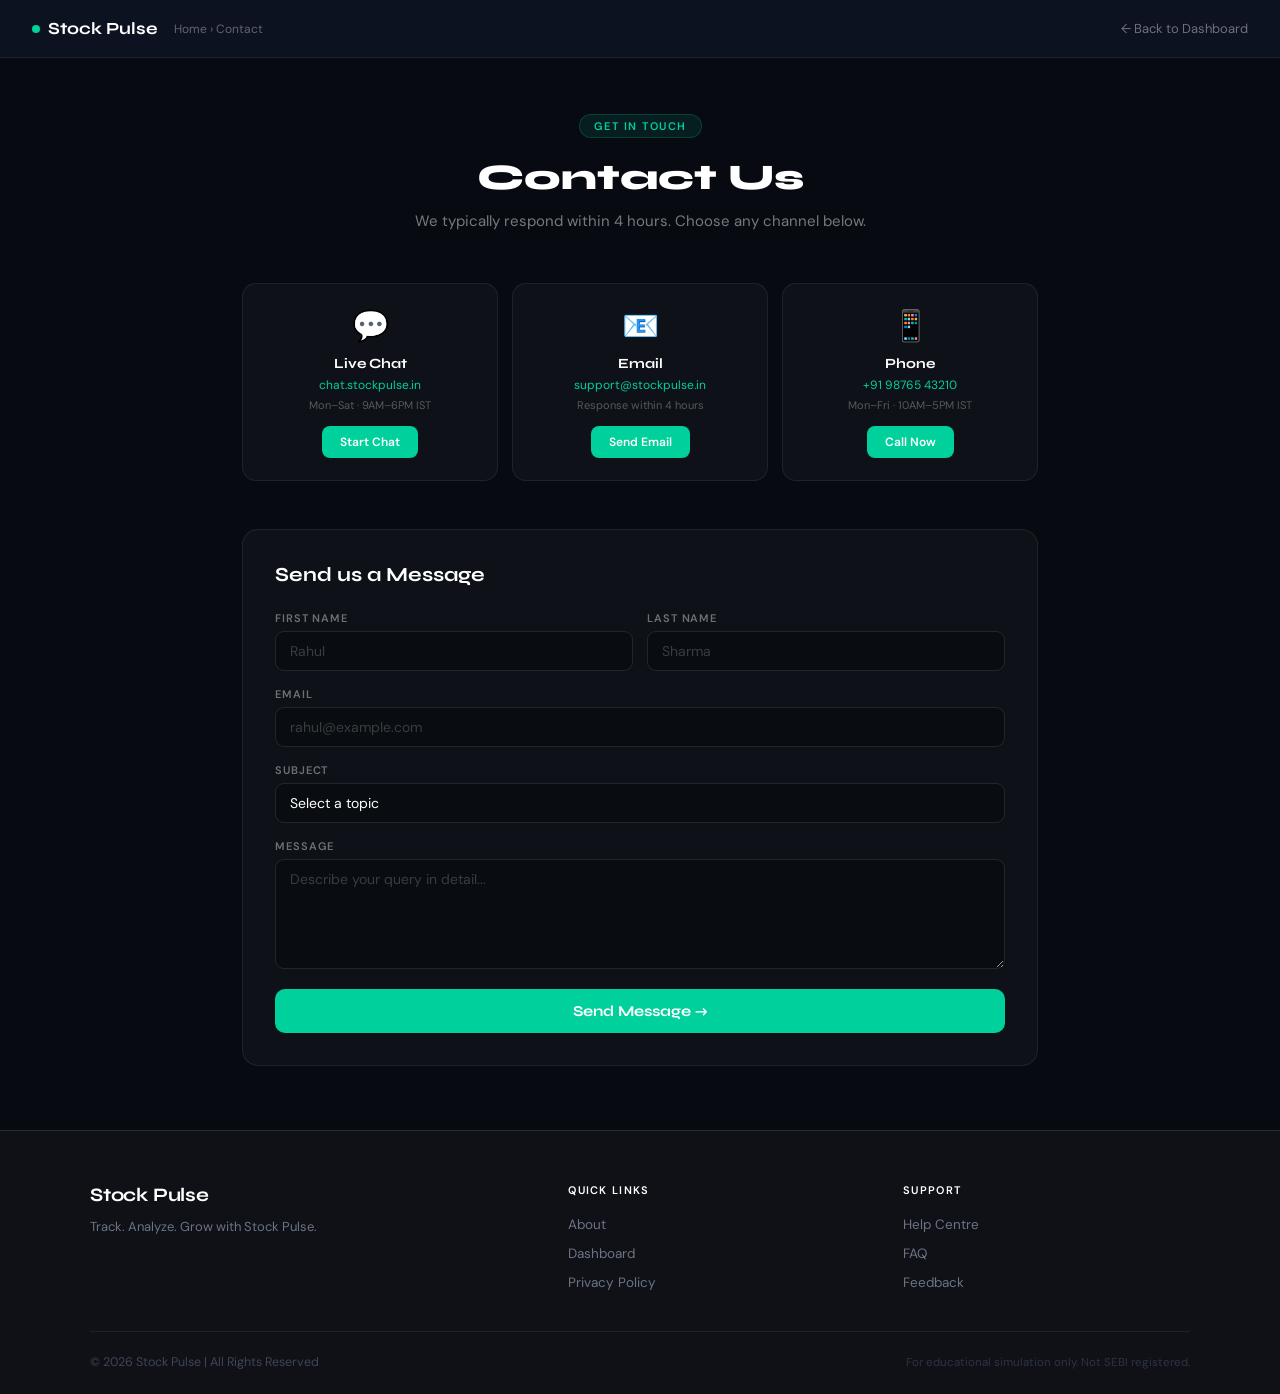
<file: frontend/pages/contact.html>
<!DOCTYPE html>
<html lang="en">
<head>
  <meta charset="UTF-8"/>
  <meta name="viewport" content="width=device-width, initial-scale=1.0"/>
  <title>Contact — Stock Pulse</title>
  <link rel="stylesheet" href="../css/style.css"/>
  <style>
    body { min-height: 100vh; display: flex; flex-direction: column; }
    .page-nav { height:58px; background:#0c1220; border-bottom:1px solid rgba(255,255,255,0.07); display:flex; align-items:center; padding:0 32px; gap:16px; position:sticky; top:0; z-index:100; }
    .nav-logo  { font-family:'Syne',sans-serif; font-size:17px; font-weight:700; color:#fff; text-decoration:none; display:flex; align-items:center; gap:8px; }
    .nav-logo-dot { width:8px; height:8px; background:#00d09c; border-radius:50%; }
    .nav-breadcrumb { font-size:12px; color:rgba(255,255,255,0.35); }
    .nav-breadcrumb a { color:rgba(255,255,255,0.35); text-decoration:none; }
    .nav-breadcrumb a:hover { color:#00d09c; }
    .nav-back { margin-left:auto; font-size:13px; color:rgba(255,255,255,0.4); text-decoration:none; transition:color 0.18s; }
    .nav-back:hover { color:#00d09c; }
    .page-content { flex:1; max-width:860px; margin:0 auto; padding:56px 32px 64px; width:100%; }
    .page-hero { text-align:center; margin-bottom:52px; }
    .hero-tag { display:inline-block; font-size:11px; font-weight:600; text-transform:uppercase; letter-spacing:1.5px; color:#00d09c; background:rgba(0,208,156,0.1); border:1px solid rgba(0,208,156,0.2); border-radius:99px; padding:4px 14px; margin-bottom:18px; }
    .hero-title { font-family:'Syne',sans-serif; font-size:36px; font-weight:800; color:#fff; margin:0 0 12px; }
    .hero-sub   { font-size:15px; color:rgba(255,255,255,0.45); }

    /* Channel cards */
    .channel-grid { display:grid; grid-template-columns:repeat(3,1fr); gap:14px; margin-bottom:48px; }
    .ch-card { background:rgba(255,255,255,0.03); border:1px solid rgba(255,255,255,0.07); border-radius:14px; padding:22px 16px; text-align:center; transition:border-color 0.2s; }
    .ch-card:hover { border-color:rgba(0,208,156,0.35); }
    .ch-icon { font-size:30px; margin-bottom:10px; }
    .ch-title { font-family:'Syne',sans-serif; font-size:14px; font-weight:700; color:#fff; margin-bottom:5px; }
    .ch-handle { font-size:12px; color:#00d09c; margin-bottom:5px; }
    .ch-avail  { font-size:11px; color:rgba(255,255,255,0.3); margin-bottom:14px; }
    .ch-btn { display:inline-block; padding:8px 18px; background:#00d09c; color:#fff; border:none; border-radius:8px; font-size:12px; font-weight:600; cursor:pointer; text-decoration:none; font-family:'DM Sans',sans-serif; transition:background 0.18s; }
    .ch-btn:hover { background:#00a87e; }

    /* Contact form */
    .form-card { background:rgba(255,255,255,0.03); border:1px solid rgba(255,255,255,0.07); border-radius:16px; padding:32px; }
    .form-title { font-family:'Syne',sans-serif; font-size:20px; font-weight:700; color:#fff; margin-bottom:24px; }
    .form-row { display:grid; grid-template-columns:1fr 1fr; gap:14px; }
    .f-group { margin-bottom:16px; }
    .f-label { display:block; font-size:11px; font-weight:600; color:rgba(255,255,255,0.4); text-transform:uppercase; letter-spacing:0.9px; margin-bottom:6px; }
    .f-input { width:100%; background:rgba(0,0,0,0.3); border:1px solid rgba(255,255,255,0.1); border-radius:9px; padding:10px 14px; color:#fff; font-size:14px; font-family:'DM Sans',sans-serif; outline:none; transition:border-color 0.2s; box-sizing:border-box; }
    .f-input:focus { border-color:#00d09c; }
    .f-input::placeholder { color:rgba(255,255,255,0.2); }
    select.f-input { appearance:none; cursor:pointer; }
    textarea.f-input { min-height:110px; resize:vertical; }
    .submit-btn { width:100%; padding:13px; background:#00d09c; color:#fff; border:none; border-radius:10px; font-family:'Syne',sans-serif; font-size:15px; font-weight:700; cursor:pointer; transition:background 0.2s, transform 0.15s; }
    .submit-btn:hover { background:#00a87e; transform:translateY(-1px); }

    .sp-footer { margin-top:0; }
    @media (max-width:640px) { .channel-grid,.form-row { grid-template-columns:1fr; } .hero-title { font-size:26px; } .page-content { padding:32px 18px 48px; } }
  </style>
</head>
<body>
<nav class="page-nav">
  <a href="../index.html" class="nav-logo"><span class="nav-logo-dot"></span>Stock Pulse</a>
  <span class="nav-breadcrumb"><a href="../index.html">Home</a> &rsaquo; Contact</span>
  <a href="../index.html" class="nav-back">&#8592; Back to Dashboard</a>
</nav>

<div class="page-content">
  <div class="page-hero">
    <div class="hero-tag">Get in Touch</div>
    <h1 class="hero-title">Contact Us</h1>
    <p class="hero-sub">We typically respond within 4 hours. Choose any channel below.</p>
  </div>

  <div class="channel-grid">
    <div class="ch-card">
      <div class="ch-icon">&#x1F4AC;</div>
      <div class="ch-title">Live Chat</div>
      <div class="ch-handle">chat.stockpulse.in</div>
      <div class="ch-avail">Mon–Sat &middot; 9AM–6PM IST</div>
      <button class="ch-btn" onclick="alert('Live chat launching soon!')">Start Chat</button>
    </div>
    <div class="ch-card">
      <div class="ch-icon">&#x1F4E7;</div>
      <div class="ch-title">Email</div>
      <div class="ch-handle">support@stockpulse.in</div>
      <div class="ch-avail">Response within 4 hours</div>
      <a class="ch-btn" href="mailto:support@stockpulse.in">Send Email</a>
    </div>
    <div class="ch-card">
      <div class="ch-icon">&#x1F4F1;</div>
      <div class="ch-title">Phone</div>
      <div class="ch-handle">+91 98765 43210</div>
      <div class="ch-avail">Mon–Fri &middot; 10AM–5PM IST</div>
      <a class="ch-btn" href="tel:+919876543210">Call Now</a>
    </div>
  </div>

  <div class="form-card">
    <div class="form-title">Send us a Message</div>
    <div class="form-row">
      <div class="f-group"><label class="f-label">First Name</label><input type="text" class="f-input" placeholder="Rahul"></div>
      <div class="f-group"><label class="f-label">Last Name</label><input type="text" class="f-input" placeholder="Sharma"></div>
    </div>
    <div class="f-group"><label class="f-label">Email</label><input type="email" class="f-input" placeholder="rahul@example.com"></div>
    <div class="f-group">
      <label class="f-label">Subject</label>
      <select class="f-input">
        <option value="">Select a topic</option>
        <option>Account &amp; Login Issues</option>
        <option>Trading &amp; Orders</option>
        <option>Portfolio &amp; P&amp;L</option>
        <option>Technical / Bug Report</option>
        <option>Feature Request</option>
        <option>Other</option>
      </select>
    </div>
    <div class="f-group"><label class="f-label">Message</label><textarea class="f-input" placeholder="Describe your query in detail..."></textarea></div>
    <button class="submit-btn" onclick="alert('Message sent! We will reply within 4 hours.')">Send Message &#8594;</button>
  </div>
</div>

<footer class="sp-footer">
  <div class="sp-footer-inner">
    <div class="sp-footer-top">
      <div class="sp-brand-col"><p class="sp-brand-name">Stock Pulse</p><p class="sp-tagline">Track. Analyze. Grow with Stock Pulse.</p></div>
      <div><p class="sp-section-title">Quick Links</p><ul class="sp-links"><li><a href="about.html">About</a></li><li><a href="../index.html">Dashboard</a></li><li><a href="privacy.html">Privacy Policy</a></li></ul></div>
      <div><p class="sp-section-title">Support</p><ul class="sp-links"><li><a href="help.html">Help Centre</a></li><li><a href="faq.html">FAQ</a></li><li><a href="feedback.html">Feedback</a></li></ul></div>
    </div>
    <div class="sp-footer-divider"></div>
    <div class="sp-footer-bottom">
      <p class="sp-copy">&copy; 2026 Stock Pulse | All Rights Reserved</p>
      <p class="sp-disclaimer">For educational simulation only. Not SEBI registered.</p>
    </div>
  </div>
</footer>
</body>
</html>
</file>
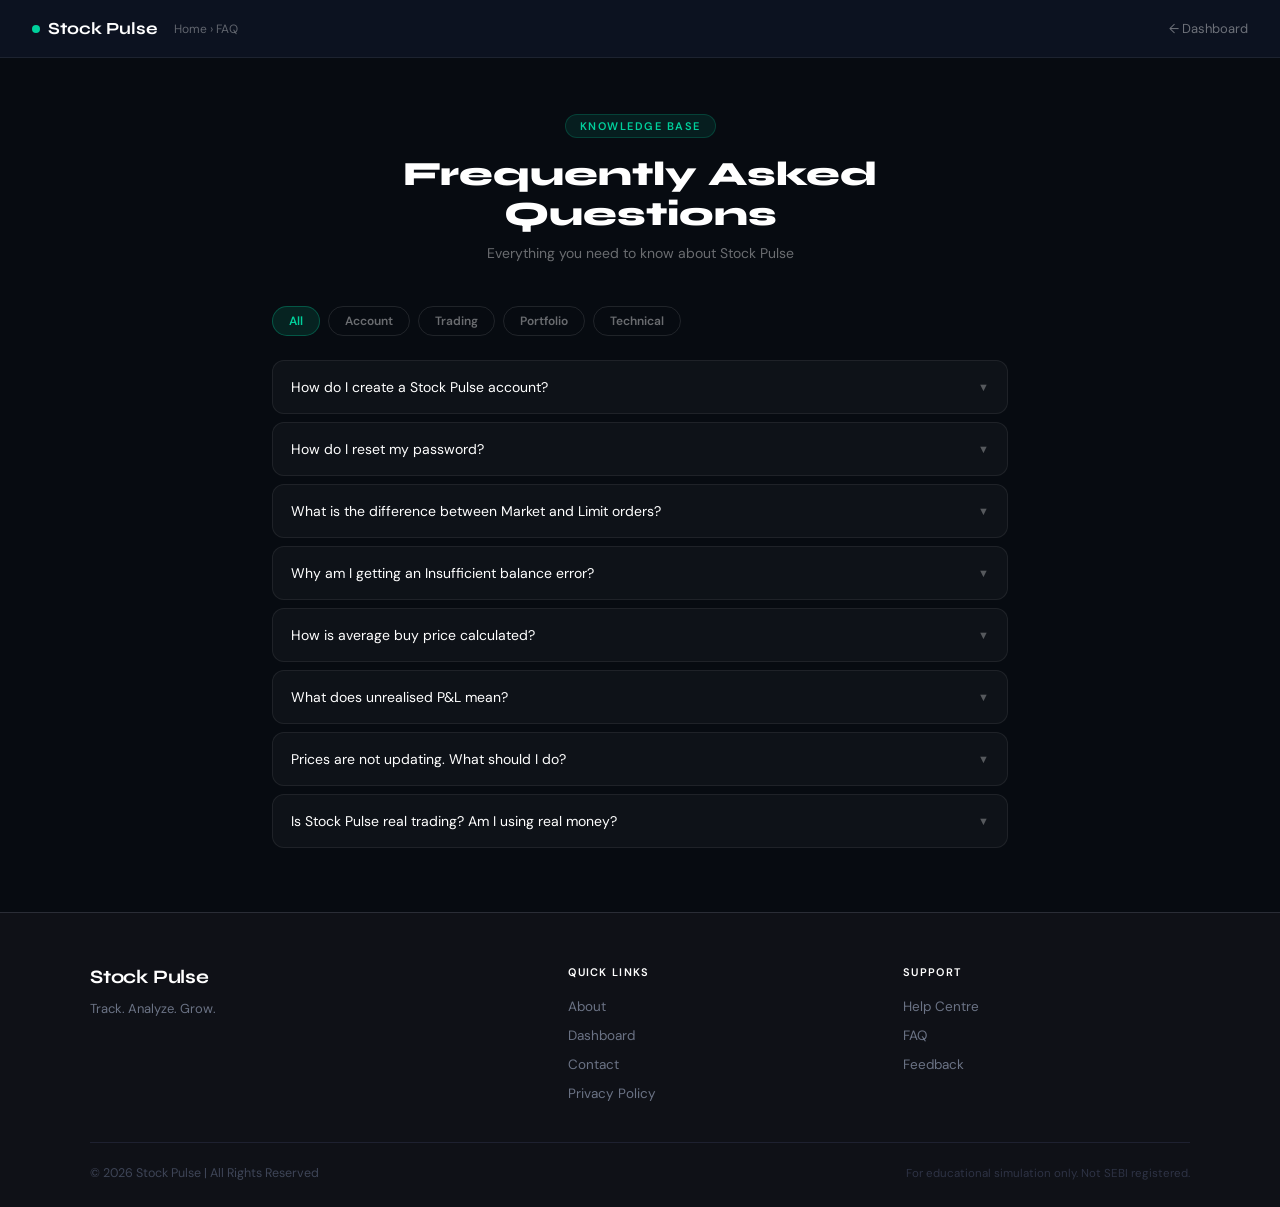
<file: frontend/pages/faq.html>
<!DOCTYPE html>
<html lang="en">
<head>
  <meta charset="UTF-8"/><meta name="viewport" content="width=device-width,initial-scale=1"/>
  <title>FAQ — Stock Pulse</title>
  <link rel="stylesheet" href="../css/style.css"/>
  <style>
    body{min-height:100vh;display:flex;flex-direction:column;}
    .page-nav{height:58px;background:#0c1220;border-bottom:1px solid rgba(255,255,255,0.07);display:flex;align-items:center;padding:0 32px;gap:16px;position:sticky;top:0;z-index:100;}
    .nav-logo{font-family:'Syne',sans-serif;font-size:17px;font-weight:700;color:#fff;text-decoration:none;display:flex;align-items:center;gap:8px;}
    .nav-dot{width:8px;height:8px;background:#00d09c;border-radius:50%;}
    .nav-breadcrumb{font-size:12px;color:rgba(255,255,255,0.35);}
    .nav-breadcrumb a{color:rgba(255,255,255,0.35);text-decoration:none;}
    .nav-back{margin-left:auto;font-size:13px;color:rgba(255,255,255,0.4);text-decoration:none;transition:color 0.18s;}
    .nav-back:hover{color:#00d09c;}
    .page-content{flex:1;max-width:800px;margin:0 auto;padding:56px 32px 64px;width:100%;}
    .page-hero{text-align:center;margin-bottom:44px;}
    .hero-tag{display:inline-block;font-size:11px;font-weight:600;text-transform:uppercase;letter-spacing:1.5px;color:#00d09c;background:rgba(0,208,156,0.1);border:1px solid rgba(0,208,156,0.2);border-radius:99px;padding:4px 14px;margin-bottom:16px;}
    .hero-title{font-family:'Syne',sans-serif;font-size:34px;font-weight:800;color:#fff;margin:0 0 10px;}
    .hero-sub{font-size:14px;color:rgba(255,255,255,0.4);}
    .cat-pills{display:flex;gap:8px;flex-wrap:wrap;margin-bottom:24px;}
    .cat-pill{padding:6px 16px;border-radius:99px;font-size:12px;font-weight:600;cursor:pointer;border:1px solid rgba(255,255,255,0.1);background:none;color:rgba(255,255,255,0.4);transition:all 0.18s;font-family:'DM Sans',sans-serif;}
    .cat-pill:hover,.cat-pill.active{background:rgba(0,208,156,0.12);border-color:rgba(0,208,156,0.3);color:#00d09c;}
    .faq-list{display:flex;flex-direction:column;gap:8px;}
    .faq-item{background:rgba(255,255,255,0.03);border:1px solid rgba(255,255,255,0.07);border-radius:12px;overflow:hidden;transition:border-color 0.2s;}
    .faq-item:hover{border-color:rgba(255,255,255,0.12);}
    .faq-q{padding:17px 18px;cursor:pointer;display:flex;align-items:center;justify-content:space-between;font-size:14px;color:#fff;user-select:none;gap:16px;}
    .faq-arrow{color:rgba(255,255,255,0.3);transition:transform 0.22s;font-size:11px;flex-shrink:0;}
    .faq-item.open .faq-arrow{transform:rotate(180deg);color:#00d09c;}
    .faq-a{padding:0 18px;max-height:0;overflow:hidden;transition:max-height 0.3s ease,padding 0.3s;}
    .faq-item.open .faq-a{max-height:300px;padding:0 18px 18px;}
    .faq-a p{font-size:13.5px;color:rgba(255,255,255,0.45);line-height:1.78;margin:0;}
    .sp-footer{margin-top:0;}
    @media(max-width:580px){.page-content{padding:32px 18px 48px;}.hero-title{font-size:26px;}}
  </style>
</head>
<body>
<nav class="page-nav">
  <a href="../index.html" class="nav-logo"><span class="nav-dot"></span>Stock Pulse</a>
  <span class="nav-breadcrumb"><a href="../index.html">Home</a> &rsaquo; FAQ</span>
  <a href="../index.html" class="nav-back">&#8592; Dashboard</a>
</nav>
<div class="page-content">
  <div class="page-hero">
    <div class="hero-tag">Knowledge Base</div>
    <h1 class="hero-title">Frequently Asked Questions</h1>
    <p class="hero-sub">Everything you need to know about Stock Pulse</p>
  </div>
  <div class="cat-pills">
    <button class="cat-pill active" onclick="filterFaq(this,'all')">All</button>
    <button class="cat-pill" onclick="filterFaq(this,'account')">Account</button>
    <button class="cat-pill" onclick="filterFaq(this,'trading')">Trading</button>
    <button class="cat-pill" onclick="filterFaq(this,'portfolio')">Portfolio</button>
    <button class="cat-pill" onclick="filterFaq(this,'technical')">Technical</button>
  </div>
  <div class="faq-list">
    <div class="faq-item" data-cat="account" onclick="toggleFaq(this)"><div class="faq-q"><span>How do I create a Stock Pulse account?</span><span class="faq-arrow">&#9660;</span></div><div class="faq-a"><p>Click Sign Up on the login page. Fill in your name, email, mobile number, select a risk profile (Conservative, Moderate, or Aggressive), and create a password of at least 8 characters. Your account starts with &rsquo;1,00,000 virtual balance.</p></div></div>
    <div class="faq-item" data-cat="account" onclick="toggleFaq(this)"><div class="faq-q"><span>How do I reset my password?</span><span class="faq-arrow">&#9660;</span></div><div class="faq-a"><p>Click Forgot password on the login page and enter your registered email. A reset link will arrive within 2 minutes. The link is valid for 30 minutes. Check your spam folder if you do not see it.</p></div></div>
    <div class="faq-item" data-cat="trading" onclick="toggleFaq(this)"><div class="faq-q"><span>What is the difference between Market and Limit orders?</span><span class="faq-arrow">&#9660;</span></div><div class="faq-a"><p>A Market Order executes immediately at the current price. A Limit Order executes only when the stock reaches your specified price. Use Limit Orders when you want to buy at a specific target price rather than the current market rate.</p></div></div>
    <div class="faq-item" data-cat="trading" onclick="toggleFaq(this)"><div class="faq-q"><span>Why am I getting an Insufficient balance error?</span><span class="faq-arrow">&#9660;</span></div><div class="faq-a"><p>Your available balance is less than the order total. Try reducing the quantity, choosing a lower-priced stock, or selling existing holdings to free up balance. Your current balance is shown in the green pill in the top navigation bar.</p></div></div>
    <div class="faq-item" data-cat="portfolio" onclick="toggleFaq(this)"><div class="faq-q"><span>How is average buy price calculated?</span><span class="faq-arrow">&#9660;</span></div><div class="faq-a"><p>Average price = Total amount invested &divide; Total shares held. Example: Buy 10 shares at &rsquo;100 + 10 shares at &rsquo;120. Average = (1000 + 1200) &divide; 20 = &rsquo;110. This updates automatically each time you buy the same stock.</p></div></div>
    <div class="faq-item" data-cat="portfolio" onclick="toggleFaq(this)"><div class="faq-q"><span>What does unrealised P&amp;L mean?</span><span class="faq-arrow">&#9660;</span></div><div class="faq-a"><p>Unrealised P&amp;L is the profit or loss on shares you currently hold but have not yet sold. It becomes realised only when you sell. Formula: (Current Price &minus; Average Buy Price) &times; Quantity.</p></div></div>
    <div class="faq-item" data-cat="technical" onclick="toggleFaq(this)"><div class="faq-q"><span>Prices are not updating. What should I do?</span><span class="faq-arrow">&#9660;</span></div><div class="faq-a"><p>Stock Pulse updates prices every 5 seconds. If prices appear frozen: (1) Check your internet connection, (2) Ensure the Spring Boot backend is running at localhost:8080, (3) Hard refresh with Ctrl+Shift+R or Cmd+Shift+R.</p></div></div>
    <div class="faq-item" data-cat="technical" onclick="toggleFaq(this)"><div class="faq-q"><span>Is Stock Pulse real trading? Am I using real money?</span><span class="faq-arrow">&#9660;</span></div><div class="faq-a"><p>No. Stock Pulse is 100% a simulation platform for education only. No real money is involved at any stage. All prices are simulated by our scheduler and all trades are completely virtual. No real brokerage account is created.</p></div></div>
  </div>
</div>
<footer class="sp-footer">
  <div class="sp-footer-inner">
    <div class="sp-footer-top">
      <div class="sp-brand-col"><p class="sp-brand-name">Stock Pulse</p><p class="sp-tagline">Track. Analyze. Grow.</p></div>
      <div><p class="sp-section-title">Quick Links</p><ul class="sp-links"><li><a href="about.html">About</a></li><li><a href="../index.html">Dashboard</a></li><li><a href="contact.html">Contact</a></li><li><a href="privacy.html">Privacy Policy</a></li></ul></div>
      <div><p class="sp-section-title">Support</p><ul class="sp-links"><li><a href="help.html">Help Centre</a></li><li><a href="faq.html">FAQ</a></li><li><a href="feedback.html">Feedback</a></li></ul></div>
    </div>
    <div class="sp-footer-divider"></div>
    <div class="sp-footer-bottom">
      <p class="sp-copy">&copy; 2026 Stock Pulse | All Rights Reserved</p>
      <p class="sp-disclaimer">For educational simulation only. Not SEBI registered.</p>
    </div>
  </div>
</footer>
<script>
  function toggleFaq(el) { el.classList.toggle('open'); }
  function filterFaq(btn, cat) {
    document.querySelectorAll('.cat-pill').forEach(function(b) { b.classList.remove('active'); });
    btn.classList.add('active');
    document.querySelectorAll('.faq-item').forEach(function(item) {
      item.style.display = (cat === 'all' || item.dataset.cat === cat) ? 'block' : 'none';
    });
  }
</script>
</body>
</html>
</file>
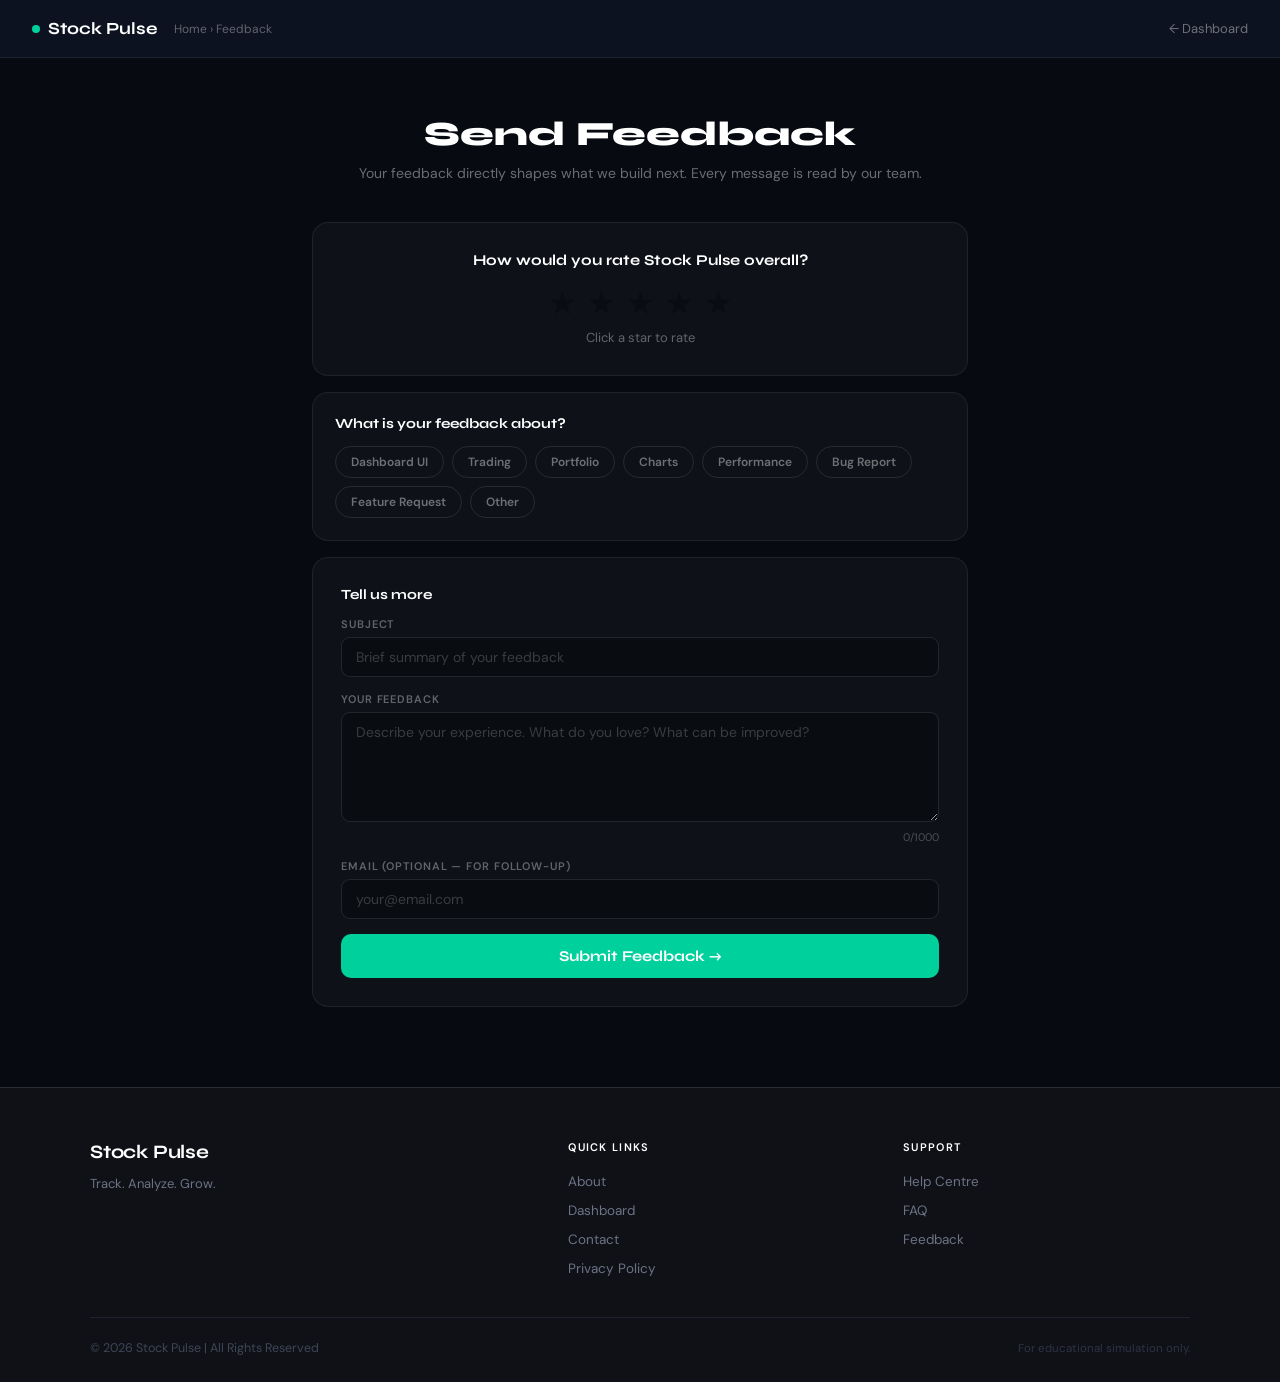
<file: frontend/pages/feedback.html>
<!DOCTYPE html>
<html lang="en">
<head>
  <meta charset="UTF-8"/><meta name="viewport" content="width=device-width,initial-scale=1"/>
  <title>Feedback — Stock Pulse</title>
  <link rel="stylesheet" href="../css/style.css"/>
  <style>
    body{min-height:100vh;display:flex;flex-direction:column;}
    .page-nav{height:58px;background:#0c1220;border-bottom:1px solid rgba(255,255,255,0.07);display:flex;align-items:center;padding:0 32px;gap:16px;position:sticky;top:0;z-index:100;}
    .nav-logo{font-family:'Syne',sans-serif;font-size:17px;font-weight:700;color:#fff;text-decoration:none;display:flex;align-items:center;gap:8px;}
    .nav-dot{width:8px;height:8px;background:#00d09c;border-radius:50%;}
    .nav-breadcrumb{font-size:12px;color:rgba(255,255,255,0.35);}
    .nav-breadcrumb a{color:rgba(255,255,255,0.35);text-decoration:none;}
    .nav-back{margin-left:auto;font-size:13px;color:rgba(255,255,255,0.4);text-decoration:none;transition:color 0.18s;}
    .nav-back:hover{color:#00d09c;}
    .page-content{flex:1;max-width:720px;margin:0 auto;padding:56px 32px 64px;width:100%;}
    .page-hero{text-align:center;margin-bottom:40px;}
    .hero-title{font-family:'Syne',sans-serif;font-size:34px;font-weight:800;color:#fff;margin:0 0 10px;}
    .hero-sub{font-size:14px;color:rgba(255,255,255,0.4);}
    /* Rating */
    .rating-box{background:rgba(255,255,255,0.03);border:1px solid rgba(255,255,255,0.07);border-radius:16px;padding:28px;text-align:center;margin-bottom:16px;}
    .rating-label{font-family:'Syne',sans-serif;font-size:15px;font-weight:700;color:#fff;margin-bottom:18px;}
    .stars{display:flex;justify-content:center;gap:10px;margin-bottom:10px;}
    .star-btn{font-size:32px;background:none;border:none;cursor:pointer;opacity:0.3;transition:opacity 0.15s,transform 0.12s;line-height:1;}
    .star-btn:hover,.star-btn.lit{opacity:1;}
    .star-btn:hover{transform:scale(1.15);}
    .rating-text{font-size:13px;color:rgba(255,255,255,0.35);min-height:18px;transition:color 0.2s;}
    /* Category */
    .cat-box{background:rgba(255,255,255,0.03);border:1px solid rgba(255,255,255,0.07);border-radius:16px;padding:22px;margin-bottom:16px;}
    .box-title{font-family:'Syne',sans-serif;font-size:14px;font-weight:700;color:#fff;margin-bottom:14px;}
    .cat-pills{display:flex;flex-wrap:wrap;gap:8px;}
    .cat-pill{padding:7px 15px;border-radius:99px;font-size:12px;font-weight:600;cursor:pointer;border:1px solid rgba(255,255,255,0.1);background:none;color:rgba(255,255,255,0.4);transition:all 0.18s;font-family:'DM Sans',sans-serif;}
    .cat-pill:hover,.cat-pill.sel{background:rgba(0,208,156,0.12);border-color:rgba(0,208,156,0.3);color:#00d09c;}
    /* Form */
    .form-box{background:rgba(255,255,255,0.03);border:1px solid rgba(255,255,255,0.07);border-radius:16px;padding:28px;margin-bottom:16px;}
    .f-group{margin-bottom:15px;}
    .f-label{display:block;font-size:11px;font-weight:600;color:rgba(255,255,255,0.35);text-transform:uppercase;letter-spacing:0.9px;margin-bottom:6px;}
    .f-input{width:100%;background:rgba(0,0,0,0.3);border:1px solid rgba(255,255,255,0.1);border-radius:9px;padding:10px 14px;color:#fff;font-size:14px;font-family:'DM Sans',sans-serif;outline:none;transition:border-color 0.2s;box-sizing:border-box;}
    .f-input:focus{border-color:#00d09c;}
    .f-input::placeholder{color:rgba(255,255,255,0.2);}
    textarea.f-input{min-height:110px;resize:vertical;}
    .char-count{text-align:right;font-size:11px;color:rgba(255,255,255,0.25);margin-top:4px;}
    .submit-btn{width:100%;padding:13px;background:#00d09c;color:#fff;border:none;border-radius:10px;font-family:'Syne',sans-serif;font-size:15px;font-weight:700;cursor:pointer;transition:background 0.2s,transform 0.15s;}
    .submit-btn:hover{background:#00a87e;transform:translateY(-1px);}
    /* Success */
    .success-wrap{text-align:center;padding:48px 20px;display:none;}
    .success-wrap.show{display:block;}
    .success-icon{font-size:56px;margin-bottom:14px;}
    .success-title{font-family:'Syne',sans-serif;font-size:26px;font-weight:700;color:#00d09c;margin-bottom:8px;}
    .success-sub{font-size:14px;color:rgba(255,255,255,0.4);line-height:1.65;margin-bottom:24px;}
    .btn-back-dash{display:inline-block;padding:11px 24px;background:#00d09c;color:#fff;border-radius:10px;text-decoration:none;font-family:'Syne',sans-serif;font-size:14px;font-weight:700;transition:background 0.2s;}
    .btn-back-dash:hover{background:#00a87e;}
    .sp-footer{margin-top:0;}
    @media(max-width:580px){.page-content{padding:32px 18px 48px;}.hero-title{font-size:26px;}.stars{gap:6px;}.star-btn{font-size:26px;}}
  </style>
</head>
<body>
<nav class="page-nav">
  <a href="../index.html" class="nav-logo"><span class="nav-dot"></span>Stock Pulse</a>
  <span class="nav-breadcrumb"><a href="../index.html">Home</a> &rsaquo; Feedback</span>
  <a href="../index.html" class="nav-back">&#8592; Dashboard</a>
</nav>

<div class="page-content">
  <div class="page-hero">
    <h1 class="hero-title">Send Feedback</h1>
    <p class="hero-sub">Your feedback directly shapes what we build next. Every message is read by our team.</p>
  </div>

  <div id="feedback-form">
    <!-- Star Rating -->
    <div class="rating-box">
      <div class="rating-label">How would you rate Stock Pulse overall?</div>
      <div class="stars">
        <button class="star-btn" onclick="setRating(1)">&#9733;</button>
        <button class="star-btn" onclick="setRating(2)">&#9733;</button>
        <button class="star-btn" onclick="setRating(3)">&#9733;</button>
        <button class="star-btn" onclick="setRating(4)">&#9733;</button>
        <button class="star-btn" onclick="setRating(5)">&#9733;</button>
      </div>
      <div class="rating-text" id="rating-text">Click a star to rate</div>
    </div>

    <!-- Category -->
    <div class="cat-box">
      <div class="box-title">What is your feedback about?</div>
      <div class="cat-pills">
        <button class="cat-pill" onclick="pickCat(this,'Dashboard UI')">Dashboard UI</button>
        <button class="cat-pill" onclick="pickCat(this,'Trading Experience')">Trading</button>
        <button class="cat-pill" onclick="pickCat(this,'Portfolio Tracking')">Portfolio</button>
        <button class="cat-pill" onclick="pickCat(this,'Charts &amp; Data')">Charts</button>
        <button class="cat-pill" onclick="pickCat(this,'Performance')">Performance</button>
        <button class="cat-pill" onclick="pickCat(this,'Bug Report')">Bug Report</button>
        <button class="cat-pill" onclick="pickCat(this,'Feature Request')">Feature Request</button>
        <button class="cat-pill" onclick="pickCat(this,'Other')">Other</button>
      </div>
    </div>

    <!-- Form -->
    <div class="form-box">
      <div class="box-title">Tell us more</div>
      <div class="f-group">
        <label class="f-label">Subject</label>
        <input type="text" class="f-input" id="fb-subject" placeholder="Brief summary of your feedback">
      </div>
      <div class="f-group">
        <label class="f-label">Your Feedback</label>
        <textarea class="f-input" id="fb-body" maxlength="1000" oninput="updateCount()" placeholder="Describe your experience. What do you love? What can be improved?"></textarea>
        <div class="char-count"><span id="char-count">0</span>/1000</div>
      </div>
      <div class="f-group">
        <label class="f-label">Email (optional — for follow-up)</label>
        <input type="email" class="f-input" id="fb-email" placeholder="your@email.com">
      </div>
      <button class="submit-btn" onclick="submitFeedback()">Submit Feedback &#8594;</button>
    </div>
  </div>

  <!-- Success State -->
  <div class="success-wrap" id="success-wrap">
    <div class="success-icon">&#x1F389;</div>
    <div class="success-title">Thank You!</div>
    <p class="success-sub">Your feedback has been received. Our product team reviews all feedback and it directly influences our roadmap. We will reply within 24 hours if you provided your email.</p>
    <a href="../index.html" class="btn-back-dash">Back to Dashboard &#8594;</a>
  </div>
</div>

<footer class="sp-footer">
  <div class="sp-footer-inner">
    <div class="sp-footer-top">
      <div class="sp-brand-col"><p class="sp-brand-name">Stock Pulse</p><p class="sp-tagline">Track. Analyze. Grow.</p></div>
      <div><p class="sp-section-title">Quick Links</p><ul class="sp-links"><li><a href="about.html">About</a></li><li><a href="../index.html">Dashboard</a></li><li><a href="contact.html">Contact</a></li><li><a href="privacy.html">Privacy Policy</a></li></ul></div>
      <div><p class="sp-section-title">Support</p><ul class="sp-links"><li><a href="help.html">Help Centre</a></li><li><a href="faq.html">FAQ</a></li><li><a href="feedback.html">Feedback</a></li></ul></div>
    </div>
    <div class="sp-footer-divider"></div>
    <div class="sp-footer-bottom">
      <p class="sp-copy">&copy; 2026 Stock Pulse | All Rights Reserved</p>
      <p class="sp-disclaimer">For educational simulation only.</p>
    </div>
  </div>
</footer>

<script>
  var rating = 0, category = '';
  var labels = ['','Terrible','Poor','Okay','Good','Excellent!'];

  function setRating(n) {
    rating = n;
    var stars = document.querySelectorAll('.star-btn');
    stars.forEach(function(s, i) { s.classList.toggle('lit', i < n); });
    document.getElementById('rating-text').textContent = labels[n];
    document.getElementById('rating-text').style.color = n >= 4 ? '#00d09c' : n >= 3 ? '#f5a623' : '#ff4d4d';
  }

  function pickCat(btn, cat) {
    document.querySelectorAll('.cat-pill').forEach(function(p) { p.classList.remove('sel'); });
    btn.classList.add('sel');
    category = cat;
  }

  function updateCount() {
    document.getElementById('char-count').textContent = document.getElementById('fb-body').value.length;
  }

  function submitFeedback() {
    var body = document.getElementById('fb-body').value.trim();
    if (!rating) { alert('Please rate your experience first.'); return; }
    if (!body)   { alert('Please write your feedback.'); return; }
    document.getElementById('feedback-form').style.display = 'none';
    document.getElementById('success-wrap').classList.add('show');
  }
</script>
</body>
</html>
</file>
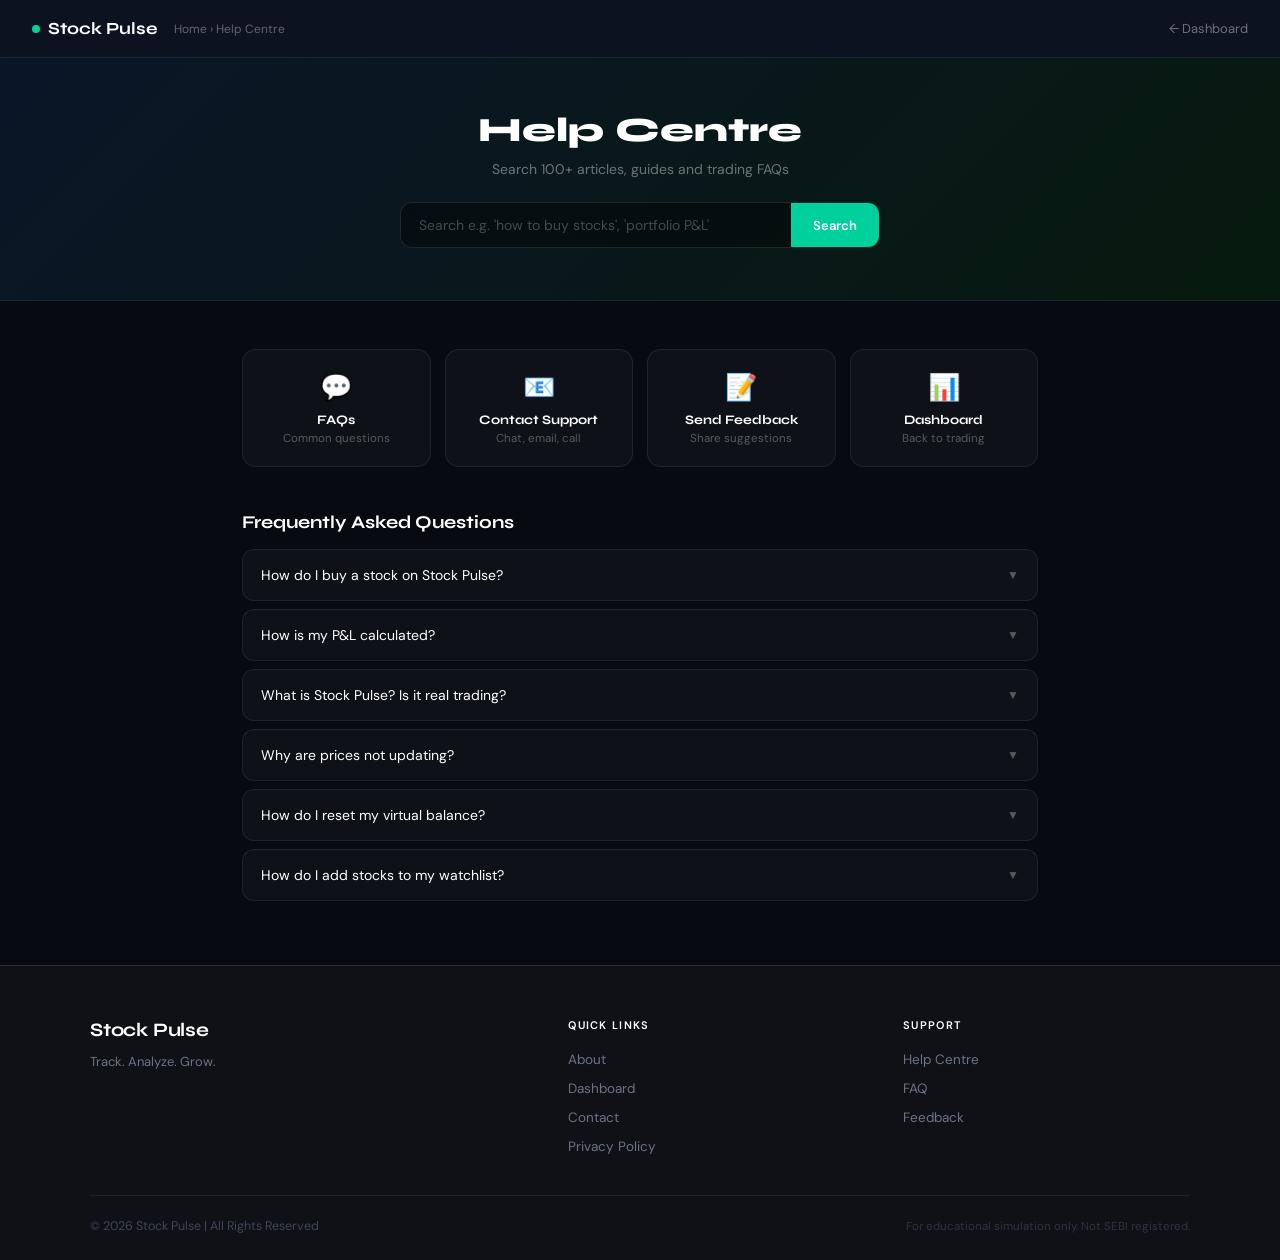
<file: frontend/pages/help.html>
<!DOCTYPE html>
<html lang="en">
<head>
  <meta charset="UTF-8"/><meta name="viewport" content="width=device-width,initial-scale=1"/>
  <title>Help Centre — Stock Pulse</title>
  <link rel="stylesheet" href="../css/style.css"/>
  <style>
    body{min-height:100vh;display:flex;flex-direction:column;}
    .page-nav{height:58px;background:#0c1220;border-bottom:1px solid rgba(255,255,255,0.07);display:flex;align-items:center;padding:0 32px;gap:16px;position:sticky;top:0;z-index:100;}
    .nav-logo{font-family:'Syne',sans-serif;font-size:17px;font-weight:700;color:#fff;text-decoration:none;display:flex;align-items:center;gap:8px;}
    .nav-dot{width:8px;height:8px;background:#00d09c;border-radius:50%;}
    .nav-breadcrumb{font-size:12px;color:rgba(255,255,255,0.35);}
    .nav-breadcrumb a{color:rgba(255,255,255,0.35);text-decoration:none;}
    .nav-back{margin-left:auto;font-size:13px;color:rgba(255,255,255,0.4);text-decoration:none;transition:color 0.18s;}
    .nav-back:hover{color:#00d09c;}
    .help-hero{background:linear-gradient(135deg,#0a1628 0%,#071a0e 100%);padding:52px 32px;text-align:center;border-bottom:1px solid rgba(255,255,255,0.07);}
    .help-hero h1{font-family:'Syne',sans-serif;font-size:34px;font-weight:800;color:#fff;margin-bottom:10px;}
    .help-hero p{font-size:14px;color:rgba(255,255,255,0.4);margin-bottom:24px;}
    .search-bar{max-width:480px;margin:0 auto;display:flex;background:rgba(0,0,0,0.4);border:1px solid rgba(255,255,255,0.1);border-radius:12px;overflow:hidden;}
    .search-bar input{flex:1;background:none;border:none;outline:none;padding:13px 18px;color:#fff;font-size:14px;font-family:'DM Sans',sans-serif;}
    .search-bar input::placeholder{color:rgba(255,255,255,0.25);}
    .search-bar button{padding:13px 22px;background:#00d09c;color:#fff;border:none;font-weight:600;cursor:pointer;font-family:'DM Sans',sans-serif;font-size:13px;}
    .search-bar button:hover{background:#00a87e;}
    .page-content{flex:1;max-width:860px;margin:0 auto;padding:48px 32px 64px;width:100%;}
    .quick-links-grid{display:grid;grid-template-columns:repeat(4,1fr);gap:14px;margin-bottom:44px;}
    .ql-card{background:rgba(255,255,255,0.03);border:1px solid rgba(255,255,255,0.07);border-radius:14px;padding:20px 14px;text-align:center;cursor:pointer;text-decoration:none;display:block;transition:border-color 0.2s, transform 0.15s;}
    .ql-card:hover{border-color:rgba(0,208,156,0.35);transform:translateY(-2px);}
    .ql-icon{font-size:26px;margin-bottom:8px;}
    .ql-title{font-family:'Syne',sans-serif;font-size:13px;font-weight:700;color:#fff;margin-bottom:3px;}
    .ql-desc{font-size:11.5px;color:rgba(255,255,255,0.3);}
    .section-title{font-family:'Syne',sans-serif;font-size:18px;font-weight:700;color:#fff;margin-bottom:16px;}
    .faq-list{display:flex;flex-direction:column;gap:8px;}
    .faq-item{background:rgba(255,255,255,0.03);border:1px solid rgba(255,255,255,0.07);border-radius:12px;overflow:hidden;}
    .faq-q{padding:16px 18px;cursor:pointer;display:flex;align-items:center;justify-content:space-between;font-size:14px;color:#fff;user-select:none;}
    .faq-q:hover{background:rgba(255,255,255,0.02);}
    .faq-arrow{color:rgba(255,255,255,0.3);transition:transform 0.2s;font-size:12px;}
    .faq-item.open .faq-arrow{transform:rotate(180deg);}
    .faq-a{padding:0 18px;max-height:0;overflow:hidden;transition:max-height 0.3s ease,padding 0.3s;}
    .faq-item.open .faq-a{max-height:200px;padding:0 18px 16px;}
    .faq-a p{font-size:13.5px;color:rgba(255,255,255,0.45);line-height:1.75;margin:0;}
    .sp-footer{margin-top:0;}
    @media(max-width:640px){.quick-links-grid{grid-template-columns:1fr 1fr;}.page-content{padding:32px 18px 48px;}}
  </style>
</head>
<body>
<nav class="page-nav">
  <a href="../index.html" class="nav-logo"><span class="nav-dot"></span>Stock Pulse</a>
  <span class="nav-breadcrumb"><a href="../index.html">Home</a> &rsaquo; Help Centre</span>
  <a href="../index.html" class="nav-back">&#8592; Dashboard</a>
</nav>

<div class="help-hero">
  <h1>Help Centre</h1>
  <p>Search 100+ articles, guides and trading FAQs</p>
  <div class="search-bar">
    <input type="text" id="help-search" placeholder="Search e.g. 'how to buy stocks', 'portfolio P&L'">
    <button onclick="searchHelp()">Search</button>
  </div>
</div>

<div class="page-content">
  <div class="quick-links-grid">
    <a href="faq.html" class="ql-card"><div class="ql-icon">&#x1F4AC;</div><div class="ql-title">FAQs</div><div class="ql-desc">Common questions</div></a>
    <a href="contact.html" class="ql-card"><div class="ql-icon">&#x1F4E7;</div><div class="ql-title">Contact Support</div><div class="ql-desc">Chat, email, call</div></a>
    <a href="feedback.html" class="ql-card"><div class="ql-icon">&#x1F4DD;</div><div class="ql-title">Send Feedback</div><div class="ql-desc">Share suggestions</div></a>
    <a href="../index.html" class="ql-card"><div class="ql-icon">&#x1F4CA;</div><div class="ql-title">Dashboard</div><div class="ql-desc">Back to trading</div></a>
  </div>

  <div class="section-title">Frequently Asked Questions</div>
  <div class="faq-list" id="faq-list">
    <div class="faq-item" onclick="toggleFaq(this)">
      <div class="faq-q"><span>How do I buy a stock on Stock Pulse?</span><span class="faq-arrow">&#9660;</span></div>
      <div class="faq-a"><p>Go to the Trade section from the sidebar. Select your stock, enter quantity, choose order type (Market or Limit), review the total, then click Place Buy Order. Funds are deducted from your virtual balance instantly.</p></div>
    </div>
    <div class="faq-item" onclick="toggleFaq(this)">
      <div class="faq-q"><span>How is my P&amp;L calculated?</span><span class="faq-arrow">&#9660;</span></div>
      <div class="faq-a"><p>P&amp;L = (Current Market Price &minus; Average Buy Price) &times; Quantity. If you bought 10 shares of RELIANCE at &rsquo;2,640 and the current price is &rsquo;2,847, your unrealised P&amp;L = &rsquo;2,070 (+7.8%). The Portfolio section shows this in real time.</p></div>
    </div>
    <div class="faq-item" onclick="toggleFaq(this)">
      <div class="faq-q"><span>What is Stock Pulse? Is it real trading?</span><span class="faq-arrow">&#9660;</span></div>
      <div class="faq-a"><p>Stock Pulse is a simulation platform for education only. No real money is involved. All prices are simulated and all trades are virtual. It is designed to help you learn investing risk-free before using a real broker.</p></div>
    </div>
    <div class="faq-item" onclick="toggleFaq(this)">
      <div class="faq-q"><span>Why are prices not updating?</span><span class="faq-arrow">&#9660;</span></div>
      <div class="faq-a"><p>Prices update every 5 seconds. If they appear frozen: (1) Check your internet connection, (2) Ensure the Spring Boot backend is running at localhost:8080, (3) Hard refresh the page with Ctrl+Shift+R.</p></div>
    </div>
    <div class="faq-item" onclick="toggleFaq(this)">
      <div class="faq-q"><span>How do I reset my virtual balance?</span><span class="faq-arrow">&#9660;</span></div>
      <div class="faq-a"><p>Contact our support team at support@stockpulse.in and we will reset your balance to &rsquo;1,00,000. A self-serve reset feature is coming soon in the Profile settings.</p></div>
    </div>
    <div class="faq-item" onclick="toggleFaq(this)">
      <div class="faq-q"><span>How do I add stocks to my watchlist?</span><span class="faq-arrow">&#9660;</span></div>
      <div class="faq-a"><p>Go to the Watchlist section and click the + Add Stock button. Search for any NSE-listed stock symbol (e.g. RELIANCE, TCS, HDFC) and click Add. Your watchlist is saved to the database and persists across sessions.</p></div>
    </div>
  </div>
</div>

<footer class="sp-footer">
  <div class="sp-footer-inner">
    <div class="sp-footer-top">
      <div class="sp-brand-col"><p class="sp-brand-name">Stock Pulse</p><p class="sp-tagline">Track. Analyze. Grow.</p></div>
      <div><p class="sp-section-title">Quick Links</p><ul class="sp-links"><li><a href="about.html">About</a></li><li><a href="../index.html">Dashboard</a></li><li><a href="contact.html">Contact</a></li><li><a href="privacy.html">Privacy Policy</a></li></ul></div>
      <div><p class="sp-section-title">Support</p><ul class="sp-links"><li><a href="help.html">Help Centre</a></li><li><a href="faq.html">FAQ</a></li><li><a href="feedback.html">Feedback</a></li></ul></div>
    </div>
    <div class="sp-footer-divider"></div>
    <div class="sp-footer-bottom">
      <p class="sp-copy">&copy; 2026 Stock Pulse | All Rights Reserved</p>
      <p class="sp-disclaimer">For educational simulation only. Not SEBI registered.</p>
    </div>
  </div>
</footer>

<script>
  function toggleFaq(el) { el.classList.toggle('open'); }
  function searchHelp() {
    var q = document.getElementById('help-search').value.toLowerCase().trim();
    if (!q) return;
    document.querySelectorAll('.faq-item').forEach(function(item) {
      item.style.display = item.textContent.toLowerCase().includes(q) ? 'block' : 'none';
    });
  }
  document.getElementById('help-search').addEventListener('keypress', function(e) {
    if (e.key === 'Enter') searchHelp();
  });
</script>
</body>
</html>
</file>
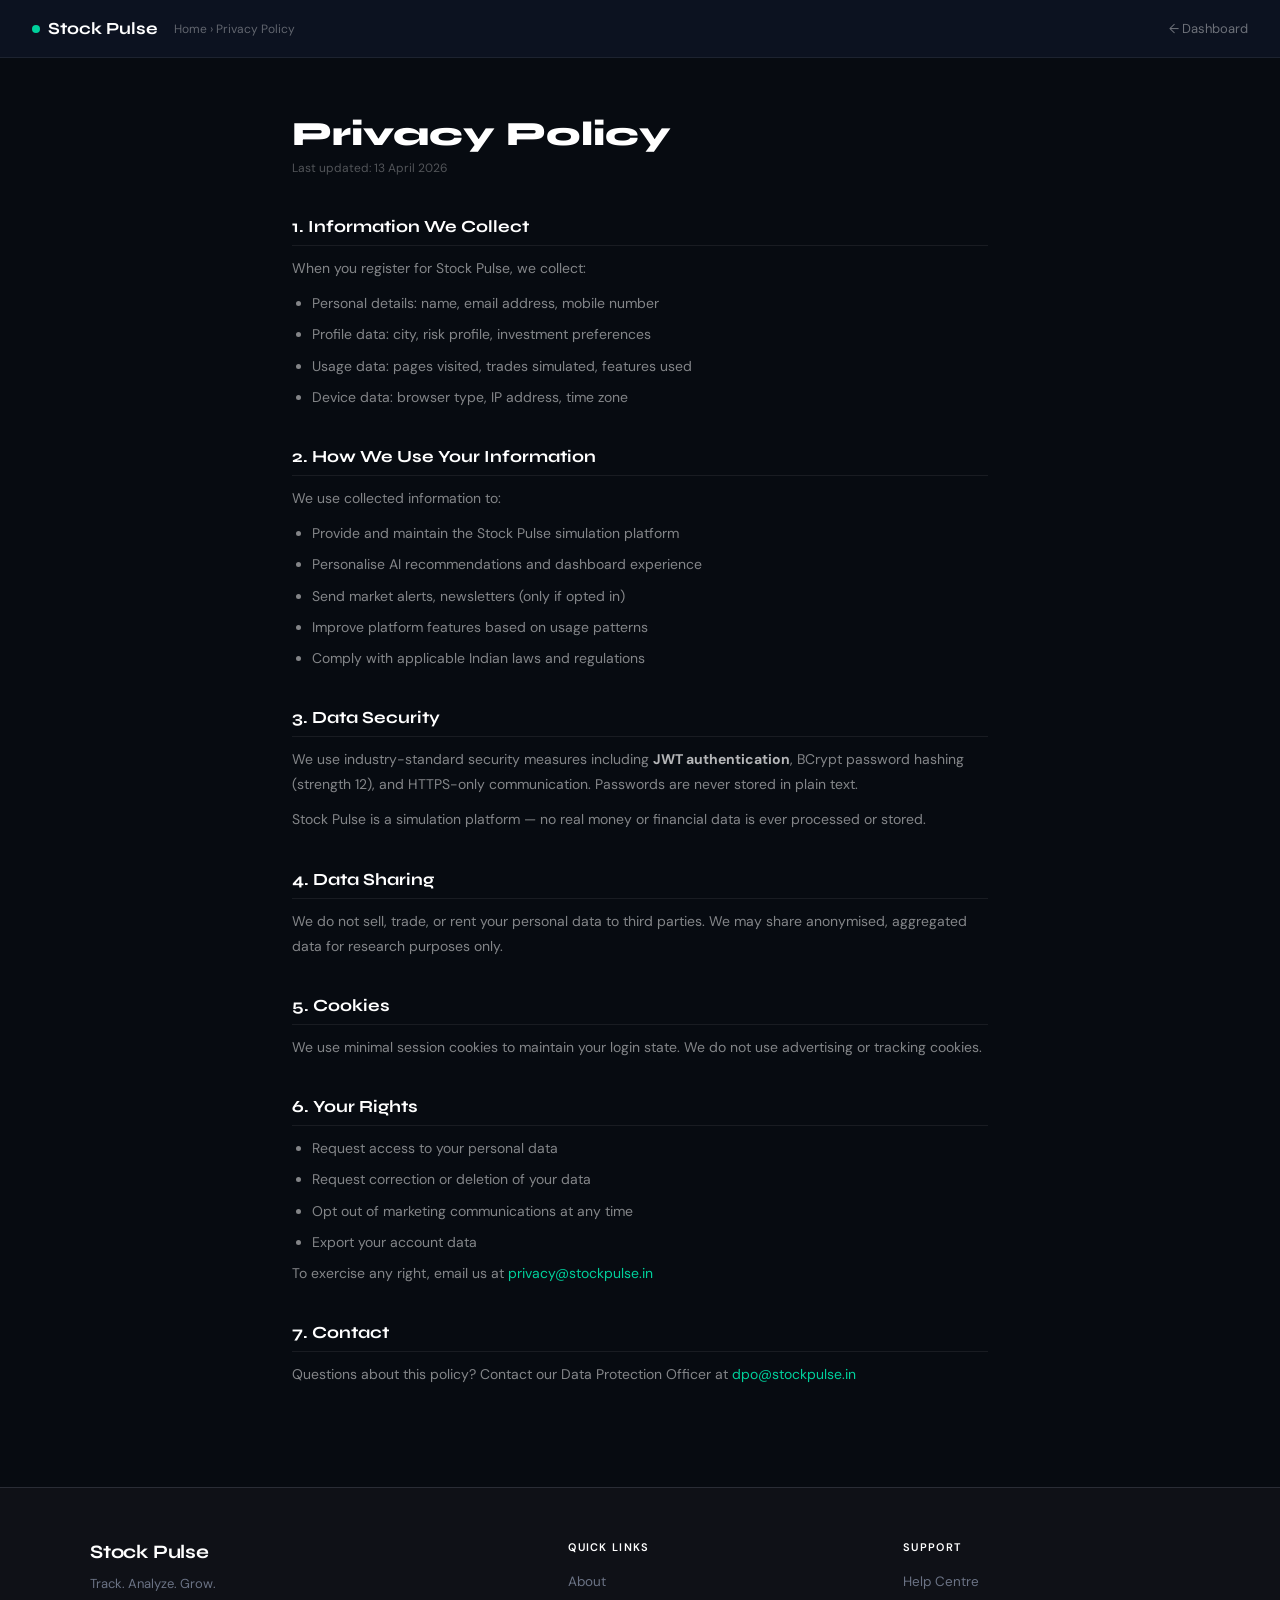
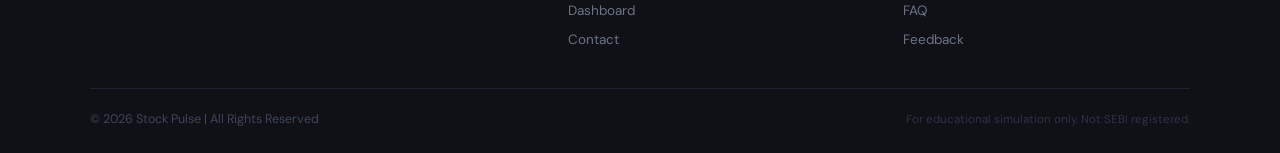
<file: frontend/pages/privacy.html>
<!-- This file is a template reference only. 
     Each section below = one separate file in frontend/pages/ -->

<!-- =====================================================
     FILE 1: frontend/pages/privacy.html
     ===================================================== -->
<!DOCTYPE html>
<html lang="en">
<head>
  <meta charset="UTF-8"/><meta name="viewport" content="width=device-width,initial-scale=1"/>
  <title>Privacy Policy — Stock Pulse</title>
  <link rel="stylesheet" href="../css/style.css"/>
  <style>
    body{min-height:100vh;display:flex;flex-direction:column;}
    .page-nav{height:58px;background:#0c1220;border-bottom:1px solid rgba(255,255,255,0.07);display:flex;align-items:center;padding:0 32px;gap:16px;position:sticky;top:0;z-index:100;}
    .nav-logo{font-family:'Syne',sans-serif;font-size:17px;font-weight:700;color:#fff;text-decoration:none;display:flex;align-items:center;gap:8px;}
    .nav-dot{width:8px;height:8px;background:#00d09c;border-radius:50%;}
    .nav-breadcrumb{font-size:12px;color:rgba(255,255,255,0.35);}
    .nav-breadcrumb a{color:rgba(255,255,255,0.35);text-decoration:none;}
    .nav-breadcrumb a:hover{color:#00d09c;}
    .nav-back{margin-left:auto;font-size:13px;color:rgba(255,255,255,0.4);text-decoration:none;transition:color 0.18s;}
    .nav-back:hover{color:#00d09c;}
    .page-content{flex:1;max-width:760px;margin:0 auto;padding:56px 32px 64px;width:100%;}
    .page-title{font-family:'Syne',sans-serif;font-size:34px;font-weight:800;color:#fff;margin-bottom:6px;}
    .page-date{font-size:12px;color:rgba(255,255,255,0.3);margin-bottom:40px;}
    .policy-section{margin-bottom:36px;}
    .policy-section h2{font-family:'Syne',sans-serif;font-size:17px;font-weight:700;color:#fff;margin-bottom:10px;padding-bottom:8px;border-bottom:1px solid rgba(255,255,255,0.07);}
    .policy-section p{font-size:14px;color:rgba(255,255,255,0.5);line-height:1.8;margin-bottom:10px;}
    .policy-section ul{padding-left:20px;margin:0;}
    .policy-section ul li{font-size:14px;color:rgba(255,255,255,0.5);line-height:1.8;margin-bottom:6px;}
    .sp-footer{margin-top:0;}
    @media(max-width:580px){.page-content{padding:32px 18px 48px;}.page-title{font-size:26px;}}
  </style>
</head>
<body>
<nav class="page-nav">
  <a href="../index.html" class="nav-logo"><span class="nav-dot"></span>Stock Pulse</a>
  <span class="nav-breadcrumb"><a href="../index.html">Home</a> &rsaquo; Privacy Policy</span>
  <a href="../index.html" class="nav-back">&#8592; Dashboard</a>
</nav>
<div class="page-content">
  <h1 class="page-title">Privacy Policy</h1>
  <p class="page-date">Last updated: 13 April 2026</p>
  <div class="policy-section">
    <h2>1. Information We Collect</h2>
    <p>When you register for Stock Pulse, we collect:</p>
    <ul>
      <li>Personal details: name, email address, mobile number</li>
      <li>Profile data: city, risk profile, investment preferences</li>
      <li>Usage data: pages visited, trades simulated, features used</li>
      <li>Device data: browser type, IP address, time zone</li>
    </ul>
  </div>
  <div class="policy-section">
    <h2>2. How We Use Your Information</h2>
    <p>We use collected information to:</p>
    <ul>
      <li>Provide and maintain the Stock Pulse simulation platform</li>
      <li>Personalise AI recommendations and dashboard experience</li>
      <li>Send market alerts, newsletters (only if opted in)</li>
      <li>Improve platform features based on usage patterns</li>
      <li>Comply with applicable Indian laws and regulations</li>
    </ul>
  </div>
  <div class="policy-section">
    <h2>3. Data Security</h2>
    <p>We use industry-standard security measures including <strong style="color:rgba(255,255,255,0.7);">JWT authentication</strong>, BCrypt password hashing (strength 12), and HTTPS-only communication. Passwords are never stored in plain text.</p>
    <p>Stock Pulse is a simulation platform — no real money or financial data is ever processed or stored.</p>
  </div>
  <div class="policy-section">
    <h2>4. Data Sharing</h2>
    <p>We do not sell, trade, or rent your personal data to third parties. We may share anonymised, aggregated data for research purposes only.</p>
  </div>
  <div class="policy-section">
    <h2>5. Cookies</h2>
    <p>We use minimal session cookies to maintain your login state. We do not use advertising or tracking cookies.</p>
  </div>
  <div class="policy-section">
    <h2>6. Your Rights</h2>
    <ul>
      <li>Request access to your personal data</li>
      <li>Request correction or deletion of your data</li>
      <li>Opt out of marketing communications at any time</li>
      <li>Export your account data</li>
    </ul>
    <p>To exercise any right, email us at <a href="mailto:privacy@stockpulse.in" style="color:#00d09c;">privacy@stockpulse.in</a></p>
  </div>
  <div class="policy-section">
    <h2>7. Contact</h2>
    <p>Questions about this policy? Contact our Data Protection Officer at <a href="mailto:dpo@stockpulse.in" style="color:#00d09c;">dpo@stockpulse.in</a></p>
  </div>
</div>
<footer class="sp-footer">
  <div class="sp-footer-inner">
    <div class="sp-footer-top">
      <div class="sp-brand-col"><p class="sp-brand-name">Stock Pulse</p><p class="sp-tagline">Track. Analyze. Grow.</p></div>
      <div><p class="sp-section-title">Quick Links</p><ul class="sp-links"><li><a href="about.html">About</a></li><li><a href="../index.html">Dashboard</a></li><li><a href="contact.html">Contact</a></li></ul></div>
      <div><p class="sp-section-title">Support</p><ul class="sp-links"><li><a href="help.html">Help Centre</a></li><li><a href="faq.html">FAQ</a></li><li><a href="feedback.html">Feedback</a></li></ul></div>
    </div>
    <div class="sp-footer-divider"></div>
    <div class="sp-footer-bottom">
      <p class="sp-copy">&copy; 2026 Stock Pulse | All Rights Reserved</p>
      <p class="sp-disclaimer">For educational simulation only. Not SEBI registered.</p>
    </div>
  </div>
</footer>
</body>
</html>
</file>
<file: frontend/css/style.css>
/* ═══════════════════════════════════════════════════════════
   StockPulse — Master Stylesheet
   Professional dark trading terminal design
   ═══════════════════════════════════════════════════════════ */

@import url('https://fonts.googleapis.com/css2?family=Syne:wght@400;500;600;700;800&family=JetBrains+Mono:wght@300;400;500;600&family=DM+Sans:opsz,wght@9..40,300;9..40,400;9..40,500;9..40,600&display=swap');

/* ── Variables ──────────────────────────────────────────── */
:root {
  --bg-base:        #070b11;
  --bg-surface:     #0c1220;
  --bg-elevated:    #111827;
  --bg-card:        rgba(255,255,255,0.030);
  --bg-card-hover:  rgba(255,255,255,0.055);
  --bg-input:       rgba(0,0,0,0.40);
  --border:         rgba(255,255,255,0.07);
  --border-md:      rgba(255,255,255,0.11);
  --border-strong:  rgba(255,255,255,0.18);
  --green:          #00d09c;
  --green-dark:     #00a87e;
  --green-dim:      rgba(0,208,156,0.12);
  --green-glow:     rgba(0,208,156,0.28);
  --red:            #ff4d4d;
  --red-dim:        rgba(255,77,77,0.12);
  --red-glow:       rgba(255,77,77,0.28);
  --blue:           #4f8ef7;
  --blue-dim:       rgba(79,142,247,0.12);
  --amber:          #f5a623;
  --amber-dim:      rgba(245,166,35,0.12);
  --purple:         #9b6dff;
  --purple-dim:     rgba(155,109,255,0.12);
  --cyan:           #22d3ee;
  --text:           #eef2f8;
  --text-2:         #94a3b8;
  --text-muted:     #4b5e78;
  --font-head:      'Syne', sans-serif;
  --font-body:      'DM Sans', sans-serif;
  --font-mono:      'JetBrains Mono', monospace;
  --sidebar-w:      230px;
  --topbar-h:       56px;
  --r-sm:  6px;
  --r-md:  10px;
  --r-lg:  14px;
  --r-xl:  20px;
  --ease:  cubic-bezier(0.22,1,0.36,1);
  --dur:   0.2s;
}

/* ── Reset ──────────────────────────────────────────────── */
*, *::before, *::after { box-sizing: border-box; margin: 0; padding: 0; }
html   { font-size: 14px; }
body   { background: var(--bg-base); color: var(--text); font-family: var(--font-body); -webkit-font-smoothing: antialiased; overflow-x: hidden; }
a      { text-decoration: none; color: inherit; }
button { cursor: pointer; font-family: var(--font-body); border: none; }
input, select { font-family: var(--font-body); }
::-webkit-scrollbar       { width: 4px; height: 4px; }
::-webkit-scrollbar-track  { background: transparent; }
::-webkit-scrollbar-thumb  { background: var(--border-md); border-radius: 99px; }

/* ── App Shell ──────────────────────────────────────────── */
.app-shell { display: flex; height: 100vh; overflow: hidden; }

/* ═══════════════════ SIDEBAR ════════════════════════════ */
.sidebar {
  width: var(--sidebar-w); flex-shrink: 0;
  background: var(--bg-surface);
  border-right: 1px solid var(--border);
  display: flex; flex-direction: column;
  height: 100vh; overflow-y: auto; overflow-x: hidden;
  position: relative; z-index: 50;
}
.sb-logo {
  padding: 20px 18px 16px;
  border-bottom: 1px solid var(--border);
  display: flex; align-items: center; gap: 10px;
}
.sb-logo-mark {
  width: 34px; height: 34px;
  background: linear-gradient(135deg, var(--green), var(--green-dark));
  border-radius: 9px;
  display: flex; align-items: center; justify-content: center;
  font-family: var(--font-head); font-size: 17px; font-weight: 800; color: #fff;
  box-shadow: 0 0 22px var(--green-glow); flex-shrink: 0;
}
.sb-logo-name { font-family: var(--font-head); font-size: 17px; font-weight: 700; }
.sb-logo-name span { color: var(--green); }
.sb-section { padding: 14px 18px 5px; font-size: 10px; font-weight: 600; letter-spacing: 1.6px; text-transform: uppercase; color: var(--text-muted); }
.nav-item {
  display: flex; align-items: center; gap: 10px;
  padding: 9px 14px; margin: 1px 8px;
  border-radius: var(--r-md); cursor: pointer;
  color: var(--text-2); font-size: 13.5px; font-weight: 500;
  transition: all var(--dur) var(--ease);
  position: relative; white-space: nowrap; overflow: hidden;
}
.nav-item:hover   { background: var(--bg-card-hover); color: var(--text); }
.nav-item.active  { background: var(--green-dim); color: var(--green); border: 1px solid rgba(0,208,156,0.18); }
.nav-item.active::before {
  content: ''; position: absolute; left: 0; top: 50%; transform: translateY(-50%);
  width: 3px; height: 60%; background: var(--green); border-radius: 0 3px 3px 0;
}
.nav-icon  { font-size: 16px; width: 20px; text-align: center; flex-shrink: 0; }
.nav-badge { margin-left: auto; background: var(--red); color: #fff; border-radius: 99px; padding: 1px 7px; font-size: 10px; font-weight: 700; }
.nav-tag   { margin-left: auto; font-size: 9px; font-weight: 700; padding: 2px 6px; border-radius: 4px; text-transform: uppercase; letter-spacing: 0.5px; }
.nav-tag.hot { background: var(--red-dim);  color: var(--red);  }
.nav-tag.new { background: var(--green-dim);color: var(--green);}
.sb-bottom {
  margin-top: auto; padding: 12px 10px;
  border-top: 1px solid var(--border);
}
.user-card {
  display: flex; align-items: center; gap: 10px; padding: 9px 10px;
  border-radius: var(--r-md); cursor: pointer; transition: background var(--dur);
}
.user-card:hover { background: var(--bg-card-hover); }
.u-avatar {
  width: 32px; height: 32px; border-radius: 50%;
  background: linear-gradient(135deg, var(--blue), var(--purple));
  display: flex; align-items: center; justify-content: center;
  font-size: 12px; font-weight: 700; flex-shrink: 0;
}
.u-name  { font-size: 13px; font-weight: 600; white-space: nowrap; overflow: hidden; text-overflow: ellipsis; }
.u-role  { font-size: 11px; color: var(--text-muted); }
.u-logout{ color: var(--text-muted); font-size: 16px; background: none; padding: 4px; border-radius: 6px; transition: color var(--dur); margin-left: auto; }
.u-logout:hover { color: var(--red); }

/* ═══════════════════ MAIN WRAPPER ══════════════════════ */
.main-wrap { flex: 1; display: flex; flex-direction: column; min-width: 0; overflow: hidden; }

/* ── Topbar ─────────────────────────────────────────────── */
.topbar {
  height: var(--topbar-h); flex-shrink: 0;
  background: var(--bg-surface); border-bottom: 1px solid var(--border);
  display: flex; align-items: center; padding: 0 22px; gap: 14px;
  position: sticky; top: 0; z-index: 40;
}
.topbar-title { font-family: var(--font-head); font-size: 17px; font-weight: 700; flex: 1; }
.search-wrap  { position: relative; }
.search-box {
  display: flex; align-items: center; gap: 8px;
  background: var(--bg-input); border: 1px solid var(--border-md);
  border-radius: var(--r-md); padding: 7px 13px; width: 255px;
  transition: border-color var(--dur);
}
.search-box:focus-within { border-color: var(--green); }
.search-box input { background: none; border: none; outline: none; color: var(--text); font-size: 13px; width: 100%; }
.search-box input::placeholder { color: var(--text-muted); }
.search-icon { color: var(--text-muted); font-size: 14px; }
.search-dropdown {
  display: none; position: absolute; top: 42px; left: 0; right: 0;
  background: var(--bg-elevated); border: 1px solid var(--border-md);
  border-radius: var(--r-lg); z-index: 100; min-width: 300px;
  box-shadow: 0 12px 48px rgba(0,0,0,0.6); max-height: 320px; overflow-y: auto;
}
.topbar-right { display: flex; align-items: center; gap: 8px; }
.balance-pill {
  display: flex; align-items: center; gap: 6px;
  background: var(--green-dim); border: 1px solid rgba(0,208,156,0.22);
  border-radius: var(--r-md); padding: 6px 12px;
  font-size: 12.5px; font-weight: 600; color: var(--green);
  font-family: var(--font-mono);
}
.icon-btn {
  width: 34px; height: 34px;
  display: flex; align-items: center; justify-content: center;
  background: var(--bg-card); border: 1px solid var(--border-md);
  border-radius: var(--r-md); color: var(--text-2); font-size: 15px;
  transition: all var(--dur); position: relative; cursor: pointer;
}
.icon-btn:hover { border-color: var(--green); color: var(--green); }
.notif-dot {
  position: absolute; top: 6px; right: 6px;
  width: 7px; height: 7px; background: var(--red); border-radius: 50%;
  border: 1.5px solid var(--bg-surface);
}

/* ── Ticker Tape ────────────────────────────────────────── */
.ticker-bar {
  height: 34px; flex-shrink: 0;
  background: var(--bg-elevated); border-bottom: 1px solid var(--border);
  overflow: hidden; display: flex; align-items: center;
}
.ticker-track { display: flex; animation: tickScroll 55s linear infinite; white-space: nowrap; width: max-content; }
.ticker-track:hover { animation-play-state: paused; }
.ticker-item { display: inline-flex; align-items: center; gap: 7px; padding: 0 22px; border-right: 1px solid var(--border); font-family: var(--font-mono); font-size: 11.5px; }
.t-sym  { font-weight: 600; color: var(--text); }
.t-price{ color: var(--text-2); }
.t-chg  { font-weight: 600; }
.t-chg.up { color: var(--green); }
.t-chg.dn { color: var(--red);   }
@keyframes tickScroll { 0%{ transform:translateX(0) } 100%{ transform:translateX(-50%) } }

/* ── Pages ──────────────────────────────────────────────── */
.page-content { flex: 1; overflow-y: auto; padding: 22px 24px; }
.page { display: none; animation: pgFade 0.28s var(--ease); }
.page.active { display: block; }
@keyframes pgFade { from{opacity:0;transform:translateY(7px)} to{opacity:1;transform:translateY(0)} }

/* ── Grid helpers ───────────────────────────────────────── */
.g2    { display: grid; grid-template-columns: 1fr 1fr; gap: 16px; }
.g3    { display: grid; grid-template-columns: repeat(3,1fr); gap: 16px; }
.g4    { display: grid; grid-template-columns: repeat(4,1fr); gap: 16px; }
.gauto { display: grid; grid-template-columns: repeat(auto-fill, minmax(220px,1fr)); gap: 16px; }
.flex-c  { display: flex; align-items: center; }
.flex-sb { display: flex; align-items: center; justify-content: space-between; }
.gap-8   { gap: 8px; }  .gap-12 { gap: 12px; }  .gap-16 { gap: 16px; }
.mb-12{margin-bottom:12px;} .mb-16{margin-bottom:16px;} .mb-20{margin-bottom:20px;} .mb-24{margin-bottom:24px;}
.w-full { width: 100%; }

/* ── Cards ──────────────────────────────────────────────── */
.card {
  background: var(--bg-card); border: 1px solid var(--border);
  border-radius: var(--r-lg); padding: 18px;
}
.card-h { font-family: var(--font-head); font-size: 14px; font-weight: 700; margin-bottom: 14px; display: flex; align-items: center; gap: 8px; }

/* ── Stat Cards ─────────────────────────────────────────── */
.stat-card {
  background: var(--bg-card); border: 1px solid var(--border);
  border-radius: var(--r-lg); padding: 18px 20px;
  position: relative; overflow: hidden;
}
.stat-card::after { content:''; position:absolute; top:-30px; right:-30px; width:90px; height:90px; border-radius:50%; opacity:.08; }
.stat-card.green::after  { background: var(--green);  }
.stat-card.blue::after   { background: var(--blue);   }
.stat-card.amber::after  { background: var(--amber);  }
.stat-card.red::after    { background: var(--red);    }
.stat-card.purple::after { background: var(--purple); }
.stat-lbl { font-size:11px; color:var(--text-muted); text-transform:uppercase; letter-spacing:1px; margin-bottom:9px; }
.stat-val { font-family:var(--font-head); font-size:26px; font-weight:700; line-height:1.1; margin-bottom:7px; }
.stat-chg { display:flex; align-items:center; gap:4px; font-size:12px; font-family:var(--font-mono); }
.stat-chg.up { color: var(--green); }  .stat-chg.dn { color: var(--red); }  .stat-chg.neu{ color: var(--text-muted); }

/* ── Tables ─────────────────────────────────────────────── */
.tbl-wrap { overflow-x: auto; }
.data-tbl { width:100%; border-collapse:collapse; font-size:13px; }
.data-tbl thead th { text-align:left; padding:9px 14px; font-size:10.5px; font-weight:600; text-transform:uppercase; letter-spacing:1px; color:var(--text-muted); border-bottom:1px solid var(--border); white-space:nowrap; }
.data-tbl tbody td { padding:11px 14px; border-bottom:1px solid rgba(255,255,255,.025); vertical-align:middle; white-space:nowrap; }
.data-tbl tbody tr:last-child td { border-bottom:none; }
.data-tbl tbody tr { transition:background var(--dur); cursor:pointer; }
.data-tbl tbody tr:hover td { background:rgba(255,255,255,.025); }
.stock-cell { display:flex; align-items:center; gap:10px; }
.s-icon { width:32px; height:32px; border-radius:8px; display:flex; align-items:center; justify-content:center; font-size:12px; font-weight:700; flex-shrink:0; }
.s-name { font-weight:600; font-size:13px; }
.s-sub  { font-size:11px; color:var(--text-muted); }
.up { color:var(--green); font-family:var(--font-mono); font-weight:600; }
.dn { color:var(--red);   font-family:var(--font-mono); font-weight:600; }
.neu{ color:var(--text-2);font-family:var(--font-mono); }

/* ── Tags ───────────────────────────────────────────────── */
.tag { display:inline-flex; align-items:center; gap:4px; padding:2px 9px; border-radius:99px; font-size:10.5px; font-weight:600; }
.tg  { background:var(--green-dim); color:var(--green); }
.tr  { background:var(--red-dim);   color:var(--red);   }
.tb  { background:var(--blue-dim);  color:var(--blue);  }
.ta  { background:var(--amber-dim); color:var(--amber); }
.tp  { background:var(--purple-dim);color:var(--purple);}

/* ── Buttons ────────────────────────────────────────────── */
.btn { display:inline-flex; align-items:center; justify-content:center; gap:6px; padding:8px 16px; border-radius:var(--r-md); font-size:13px; font-weight:600; transition:all var(--dur) var(--ease); cursor:pointer; white-space:nowrap; }
.btn-g  { background:var(--green); color:#fff; }
.btn-g:hover  { background:var(--green-dark); box-shadow:0 4px 20px var(--green-glow); }
.btn-r  { background:var(--red);   color:#fff; }
.btn-r:hover  { opacity:.88; box-shadow:0 4px 20px var(--red-glow); }
.btn-b  { background:var(--blue);  color:#fff; }
.btn-ghost { background:var(--bg-card); border:1px solid var(--border-md); color:var(--text-2); }
.btn-ghost:hover { border-color:var(--green); color:var(--text); }
.btn-sm { padding:5px 12px; font-size:12px; border-radius:var(--r-sm); }
.btn-lg { padding:12px 24px; font-size:15px; border-radius:var(--r-lg); }
.btn-fw { width:100%; }

/* ── Forms ──────────────────────────────────────────────── */
.f-group { margin-bottom: 14px; }
.f-label { display:block; font-size:11px; font-weight:600; color:var(--text-muted); text-transform:uppercase; letter-spacing:1px; margin-bottom:6px; }
.f-ctrl {
  width:100%; background:var(--bg-input); border:1px solid var(--border-md);
  border-radius:var(--r-md); padding:10px 14px; color:var(--text);
  font-size:14px; outline:none; transition:border-color var(--dur);
}
.f-ctrl:focus { border-color: var(--green); }
.f-ctrl::placeholder { color: var(--text-muted); }
select.f-ctrl { appearance:none; cursor:pointer; }

/* ── Progress bar ───────────────────────────────────────── */
.prog-track { height:5px; background:var(--border); border-radius:99px; overflow:hidden; margin-top:8px; }
.prog-fill  { height:100%; border-radius:99px; transition:width 1s var(--ease); }

/* ── AI Box ─────────────────────────────────────────────── */
.ai-box { background:linear-gradient(135deg,var(--blue-dim),var(--purple-dim)); border:1px solid rgba(79,142,247,.2); border-radius:var(--r-lg); padding:14px 16px; }
.ai-hdr { display:flex; align-items:center; gap:7px; font-size:11px; font-weight:700; color:var(--blue); margin-bottom:7px; text-transform:uppercase; letter-spacing:.8px; }
.ai-body{ font-size:13px; color:var(--text-2); line-height:1.6; }

/* ── Chart wrapper ──────────────────────────────────────── */
.chart-wrap { position:relative; width:100%; height:230px; }
.chart-wrap canvas { width:100%!important; height:100%!important; }

/* ── Order panel ────────────────────────────────────────── */
.order-tabs { display:flex; background:rgba(0,0,0,.3); border-radius:var(--r-md); padding:3px; gap:3px; margin-bottom:16px; }
.o-tab { flex:1; padding:8px; border-radius:8px; font-size:13px; font-weight:700; cursor:pointer; transition:all var(--dur); background:none; color:var(--text-muted); font-family:var(--font-head); letter-spacing:.4px; }
.o-tab.buy.active   { background:var(--green); color:#fff; }
.o-tab.sell.active  { background:var(--red);   color:#fff; }
.o-tab:not(.active):hover { background:var(--bg-card-hover); color:var(--text); }
.o-sum-row { display:flex; justify-content:space-between; font-size:12.5px; padding:7px 0; border-bottom:1px solid var(--border); }
.o-sum-row:last-child { border-bottom:none; font-weight:700; font-size:13.5px; }
.o-sum-lbl { color:var(--text-muted); }
.place-btn { width:100%; padding:12px; border-radius:var(--r-md); font-family:var(--font-head); font-size:15px; font-weight:700; cursor:pointer; transition:all var(--dur) var(--ease); letter-spacing:.4px; }
.place-btn.buy  { background:var(--green); color:#fff; }
.place-btn.buy:hover  { box-shadow:0 6px 28px var(--green-glow); }
.place-btn.sell { background:var(--red);   color:#fff; }
.place-btn.sell:hover { box-shadow:0 6px 28px var(--red-glow); }

/* ── Sentiment bar ──────────────────────────────────────── */
.sentiment-bar { display:flex; height:7px; border-radius:99px; overflow:hidden; gap:2px; margin:10px 0; }
.s-bull { background:var(--green); border-radius:99px 0 0 99px; }
.s-neut { background:var(--amber); }
.s-bear { background:var(--red);   border-radius:0 99px 99px 0; }

/* ── Watchlist item ─────────────────────────────────────── */
.watch-item { display:flex; align-items:center; padding:10px 14px; border-bottom:1px solid var(--border); cursor:pointer; transition:background var(--dur); }
.watch-item:last-child { border-bottom:none; }
.watch-item:hover { background:var(--bg-card-hover); }

/* ── Toggle ─────────────────────────────────────────────── */
.pref-row { display:flex; align-items:center; justify-content:space-between; padding:11px 0; border-bottom:1px solid var(--border); }
.pref-row:last-child { border-bottom:none; }
.toggle { width:40px; height:22px; background:var(--border-md); border-radius:99px; position:relative; cursor:pointer; transition:background var(--dur); flex-shrink:0; }
.toggle.on { background:var(--green); }
.toggle-knob { width:16px; height:16px; background:#fff; border-radius:50%; position:absolute; top:3px; left:3px; transition:transform var(--dur) var(--ease); box-shadow:0 1px 4px rgba(0,0,0,.4); }
.toggle.on .toggle-knob { transform:translateX(18px); }

/* ── Filter pills ───────────────────────────────────────── */
.pills { display:flex; gap:6px; flex-wrap:wrap; margin-bottom:16px; }
.pill { padding:5px 13px; border-radius:99px; font-size:12px; font-weight:600; cursor:pointer; border:1px solid var(--border-md); background:none; color:var(--text-2); transition:all var(--dur); font-family:var(--font-body); }
.pill:hover  { border-color:var(--green); color:var(--text); }
.pill.active { background:var(--green-dim); border-color:rgba(0,208,156,.3); color:var(--green); }

/* ── Modal ──────────────────────────────────────────────── */
.modal-overlay { position:fixed; inset:0; background:rgba(0,0,0,.75); backdrop-filter:blur(8px); z-index:200; display:none; align-items:center; justify-content:center; padding:20px; }
.modal-overlay.open { display:flex; }
.modal-box { background:var(--bg-elevated); border:1px solid var(--border-md); border-radius:var(--r-xl); padding:28px; width:100%; max-width:440px; animation:mPop .25s var(--ease); position:relative; }
@keyframes mPop { from{opacity:0;transform:scale(.93) translateY(10px)} to{opacity:1;transform:scale(1) translateY(0)} }
.modal-close { position:absolute; top:15px; right:17px; background:none; color:var(--text-muted); font-size:20px; cursor:pointer; border-radius:6px; padding:3px 6px; transition:color var(--dur); }
.modal-close:hover { color:var(--red); }
.modal-title { font-family:var(--font-head); font-size:18px; font-weight:700; margin-bottom:4px; }
.modal-sub   { color:var(--text-muted); font-size:13px; margin-bottom:22px; }

/* ── Toast ──────────────────────────────────────────────── */
#toast-root { position:fixed; bottom:22px; right:22px; z-index:999; display:flex; flex-direction:column; gap:10px; pointer-events:none; }
.toast { display:flex; align-items:center; gap:10px; background:var(--bg-elevated); border:1px solid var(--border-md); border-radius:var(--r-lg); padding:13px 16px; min-width:270px; max-width:340px; box-shadow:0 8px 40px rgba(0,0,0,.5); animation:tIn .3s var(--ease); pointer-events:all; }
@keyframes tIn { from{opacity:0;transform:translateX(30px)} to{opacity:1;transform:translateX(0)} }
.toast-icon { font-size:18px; flex-shrink:0; }
.toast-body { font-size:13px; line-height:1.45; }
.toast.success .toast-icon { color:var(--green); }
.toast.error   .toast-icon { color:var(--red);   }
.toast.info    .toast-icon { color:var(--blue);  }
.toast.warning .toast-icon { color:var(--amber); }

/* ── Skeleton loader ─────────────────────────────────────── */
.skeleton { background:linear-gradient(90deg,var(--border) 25%,var(--border-md) 50%,var(--border) 75%); background-size:200% 100%; animation:shimmer 1.5s infinite; border-radius:var(--r-md); }
@keyframes shimmer { 0%{background-position:200% 0} 100%{background-position:-200% 0} }

/* ── Index row ───────────────────────────────────────────── */
.idx-row { display:flex; justify-content:space-between; align-items:center; padding:10px 0; border-bottom:1px solid var(--border); font-size:13px; }
.idx-row:last-child { border-bottom:none; }

/* ── IPO card ────────────────────────────────────────────── */
.ipo-card { background:var(--bg-card); border:1px solid var(--border); border-radius:var(--r-lg); padding:18px; cursor:pointer; transition:all var(--dur) var(--ease); }
.ipo-card:hover { border-color:var(--green); transform:translateY(-2px); box-shadow:0 8px 32px var(--green-glow); }

/* ── Responsive ─────────────────────────────────────────── */
@media(max-width:960px)  { :root{--sidebar-w:200px;} }
@media(max-width:780px)  { .sidebar{display:none;} .g4{grid-template-columns:1fr 1fr;} .g3{grid-template-columns:1fr 1fr;} }
@media(max-width:520px)  { .g4,.g3,.g2{grid-template-columns:1fr;} .page-content{padding:14px;} .search-box{width:160px;} }


/* ============================================================
   Stock Pulse Footer Styles
   ============================================================ */

.sp-footer {
  background: #0f1117;
  color: #c9cdd6;
  font-family: 'DM Sans', 'Syne', sans-serif;
  padding: 52px 32px 26px;
  border-top: 1px solid #2a2d36;
  margin-top: auto;
}

.sp-footer-inner {
  max-width: 1100px;
  margin: 0 auto;
}

.sp-footer-top {
  display: grid;
  grid-template-columns: 1.5fr 1fr 1fr;
  gap: 48px;
  margin-bottom: 40px;
}

/* Brand column */
.sp-brand-name {
  font-family: 'Syne', sans-serif;
  font-size: 19px;
  font-weight: 700;
  color: #ffffff;
  margin: 0 0 10px;
  letter-spacing: -0.2px;
}
.sp-tagline {
  font-size: 13px;
  color: #6b7385;
  line-height: 1.7;
  margin: 0;
  max-width: 240px;
}

/* Section headings */
.sp-section-title {
  font-size: 11px;
  font-weight: 600;
  color: #ffffff;
  text-transform: uppercase;
  letter-spacing: 1.3px;
  margin: 0 0 18px;
}

/* Links list */
.sp-links {
  list-style: none;
  margin: 0;
  padding: 0;
  display: flex;
  flex-direction: column;
  gap: 11px;
}
.sp-links li a {
  font-size: 13.5px;
  color: #6b7385;
  text-decoration: none;
  transition: color 0.18s ease;
}
.sp-links li a:hover { color: #e4e7ee; }

/* Social icons */
.sp-social-row {
  display: flex;
  gap: 10px;
  margin-top: 20px;
}
.sp-icon-btn {
  width: 36px;
  height: 36px;
  border-radius: 8px;
  border: 1px solid #2a2d36;
  background: #181b23;
  display: flex;
  align-items: center;
  justify-content: center;
  cursor: pointer;
  text-decoration: none;
  transition: border-color 0.18s, background 0.18s, transform 0.15s;
}
.sp-icon-btn:hover {
  border-color: #4a5068;
  background: #20232e;
  transform: translateY(-2px);
}
.sp-icon-btn svg {
  width: 16px;
  height: 16px;
  fill: #6b7385;
  transition: fill 0.18s;
}
.sp-icon-btn:hover svg { fill: #e4e7ee; }

/* Market status */
.sp-market-status {
  display: flex;
  align-items: center;
  gap: 7px;
  font-size: 12.5px;
}
.sp-pulse-dot {
  display: inline-block;
  width: 7px;
  height: 7px;
  background: #2ecc71;
  border-radius: 50%;
  animation: spPulse 2s ease-in-out infinite;
}
@keyframes spPulse {
  0%, 100% { opacity: 1; transform: scale(1); }
  50%       { opacity: 0.4; transform: scale(0.7); }
}
#footer-market-status { color: #6b7385; }
#footer-market-status.open { color: #2ecc71; }

/* Divider */
.sp-footer-divider {
  height: 1px;
  background: #1e2130;
  margin-bottom: 22px;
}

/* Bottom row */
.sp-footer-bottom {
  display: flex;
  align-items: center;
  justify-content: space-between;
  flex-wrap: wrap;
  gap: 10px;
}
.sp-copy        { font-size: 12.5px; color: #3e4557; margin: 0; }
.sp-disclaimer  { font-size: 11.5px; color: #2e3345; margin: 0; }

/* Responsive */
@media (max-width: 768px) {
  .sp-footer-top { grid-template-columns: 1fr 1fr; }
  .sp-brand-col  { grid-column: 1 / -1; }
}
@media (max-width: 480px) {
  .sp-footer-top { grid-template-columns: 1fr; }
  .sp-footer     { padding: 36px 18px 20px; }
  .sp-footer-bottom { flex-direction: column; align-items: flex-start; }
}
</file>
